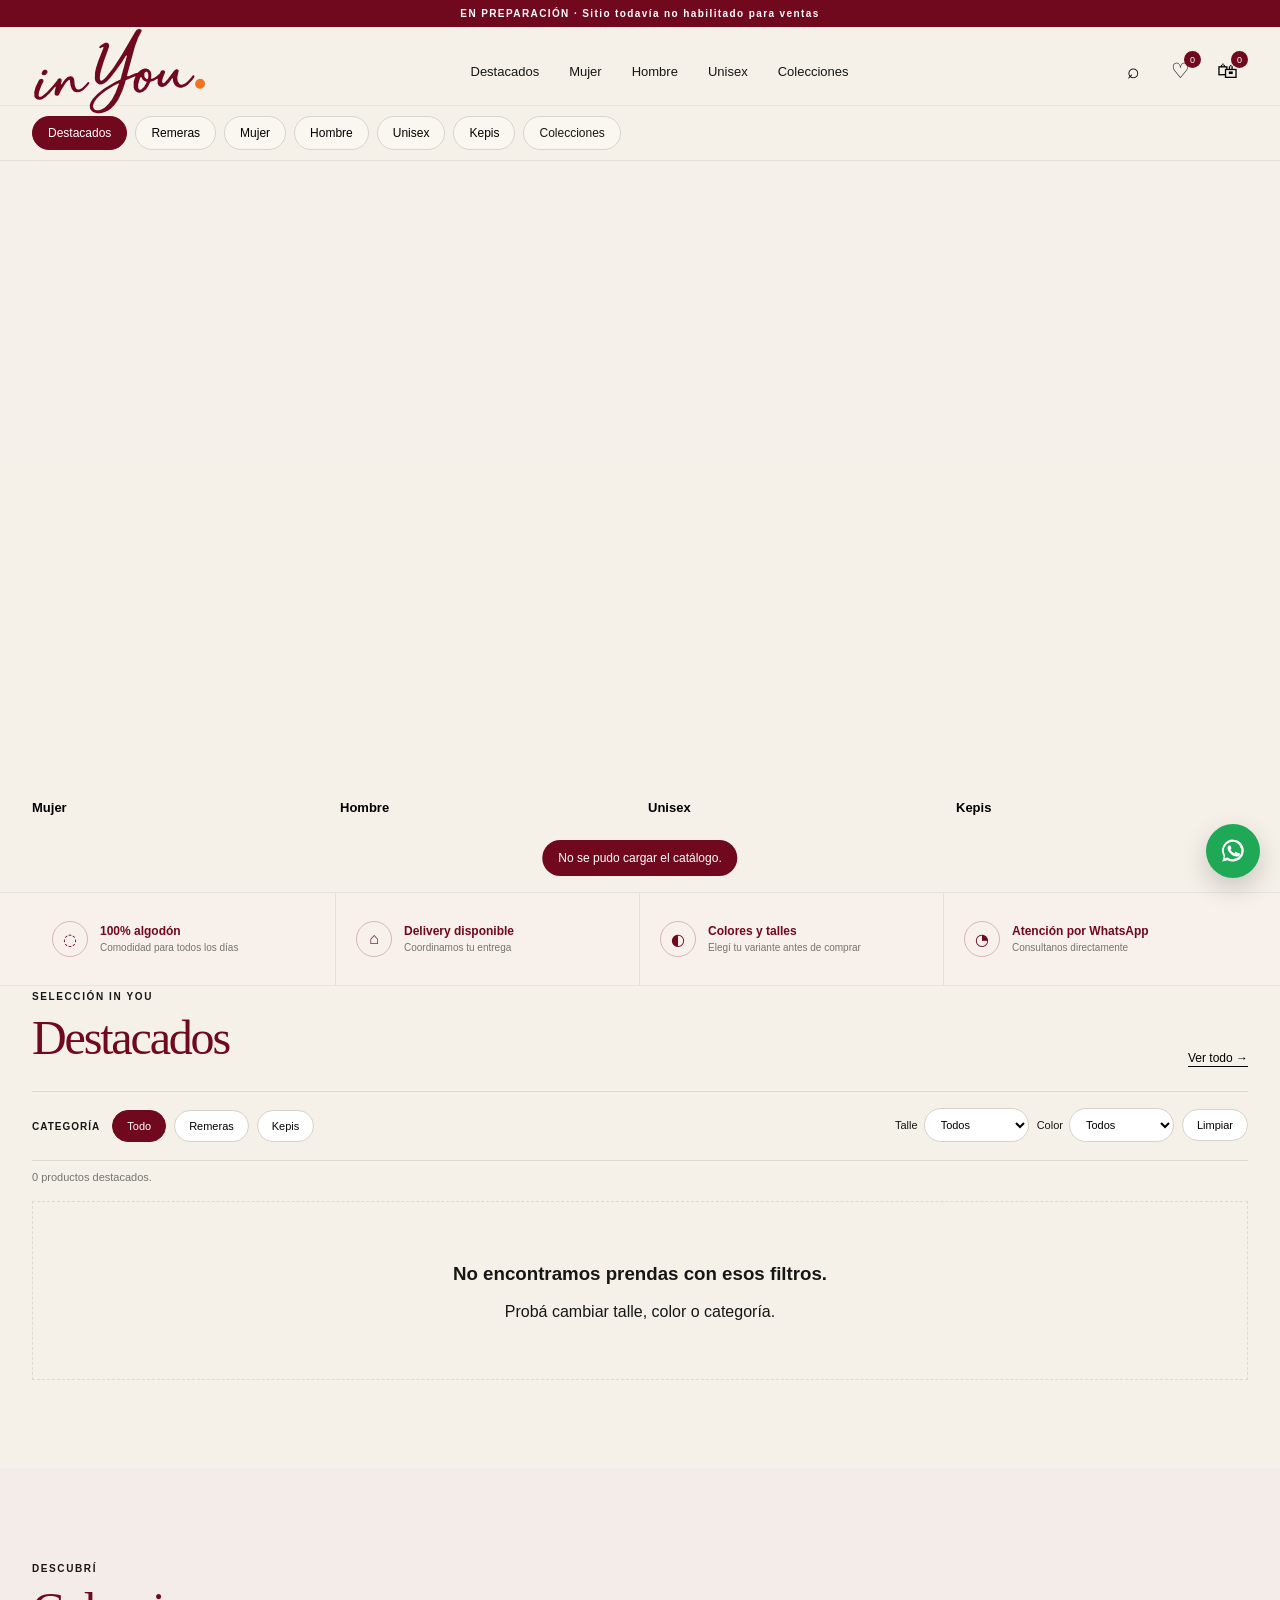
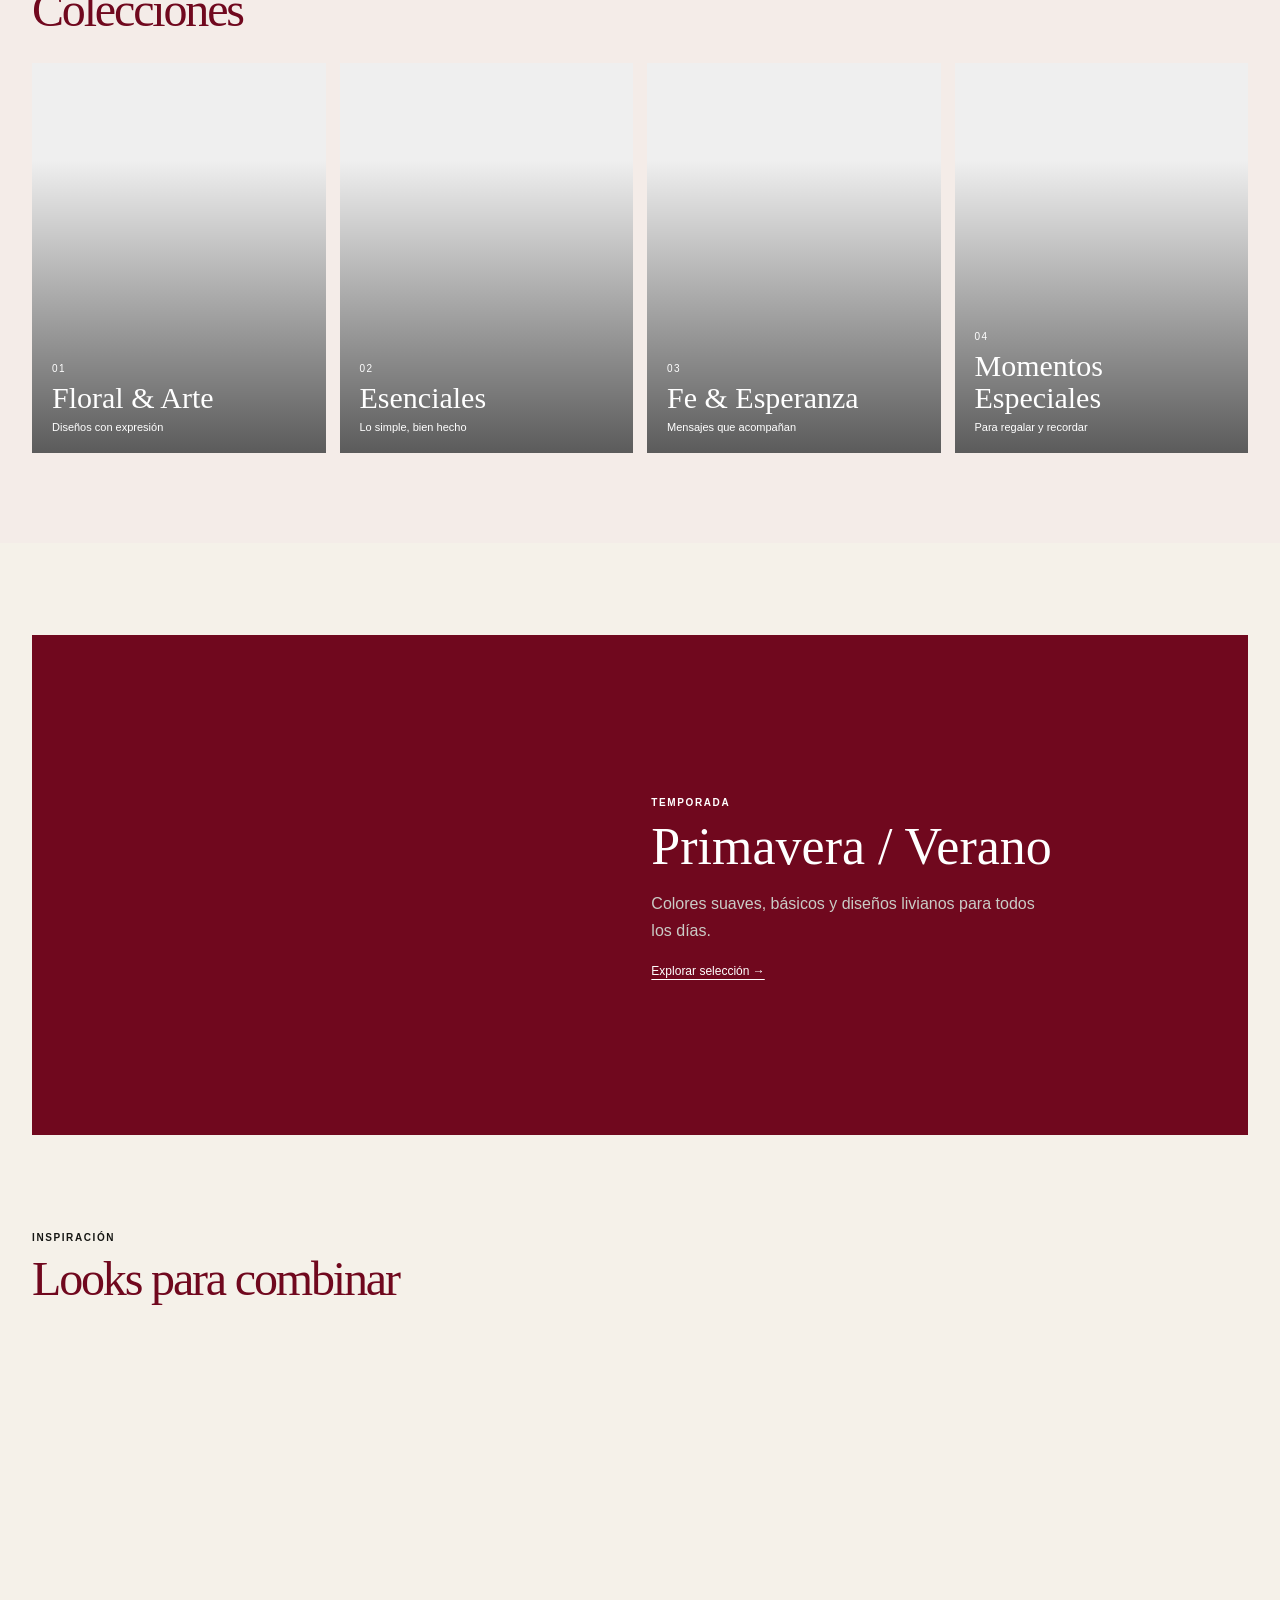
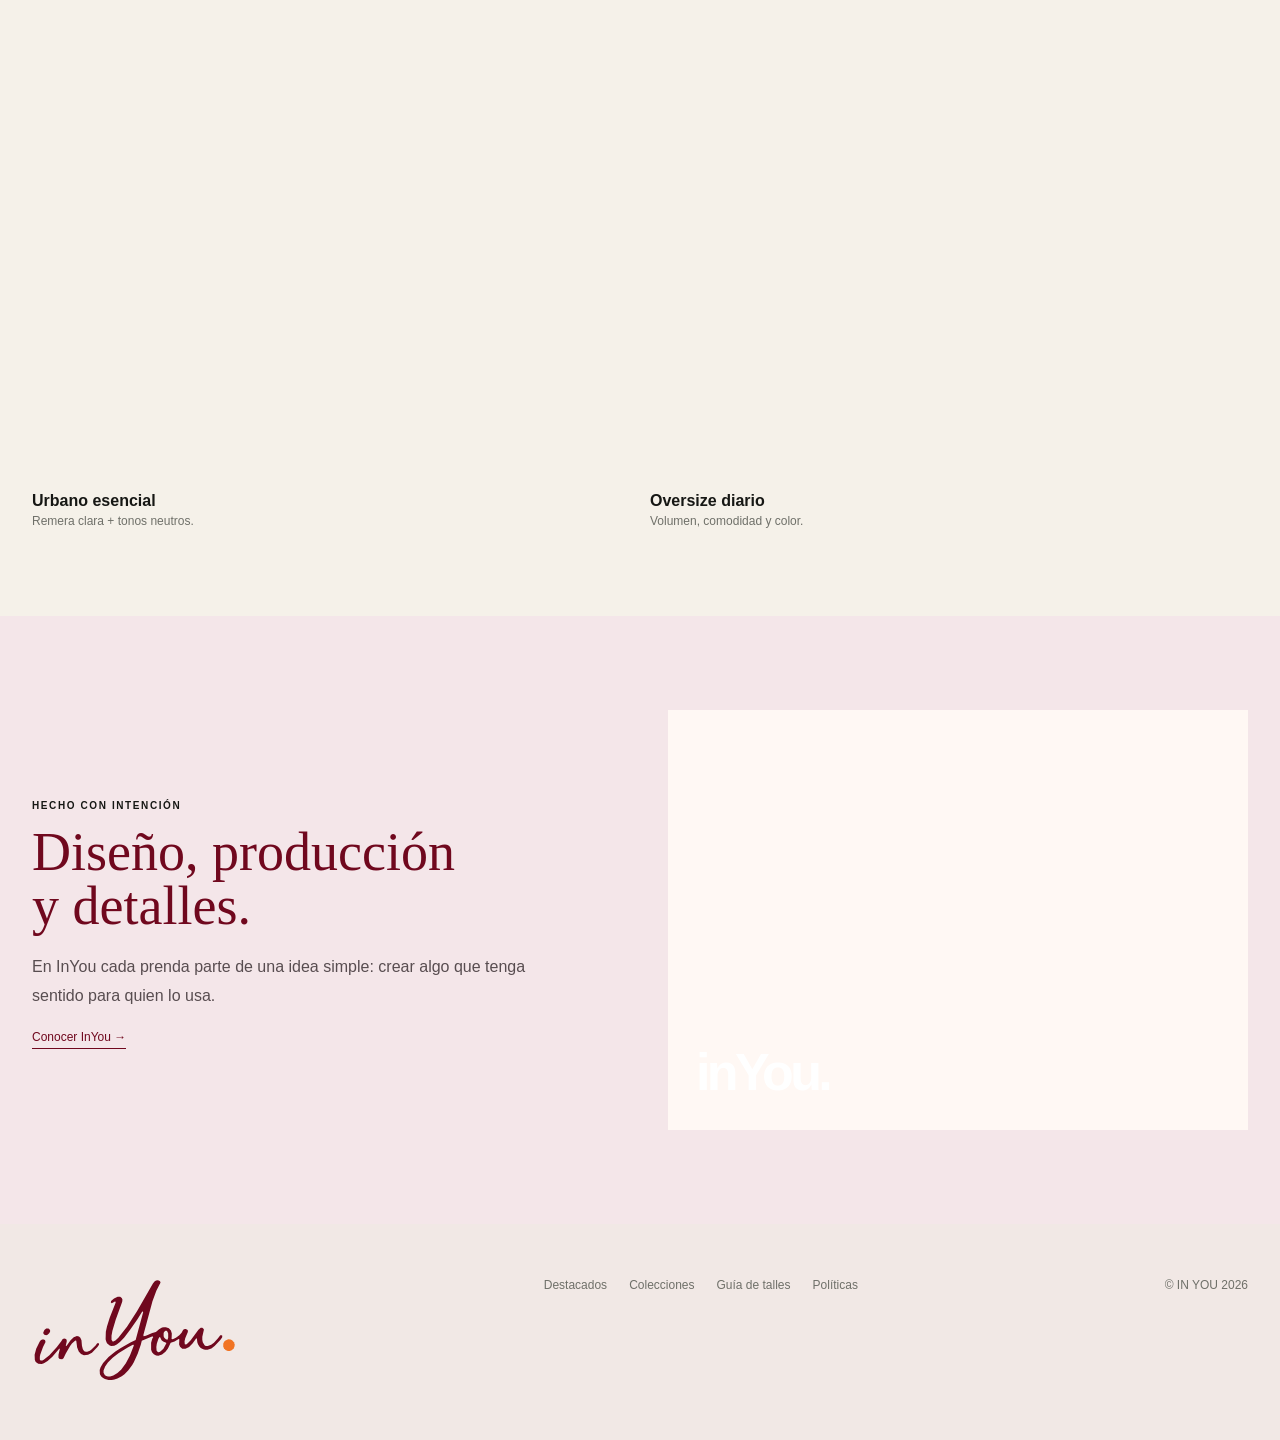
<file: index.html>
<!doctype html>
<html lang="es-PY">
<head>
  <meta charset="utf-8" />
  <meta name="viewport" content="width=device-width,initial-scale=1" />
  <meta name="theme-color" content="#70081E" />
  <meta name="description" content="IN YOU — Moda con intención. Descubrí prendas, colecciones y destacados." />
  <title>IN YOU · Tienda</title>
  <link rel="icon" href="/assets/inyou-isotipo.svg" type="image/svg+xml" />
  <link rel="stylesheet" href="styles.css" />
  <link rel="stylesheet" href="e05-mobile.css" />
  <link rel="stylesheet" href="e05-catalog.css" />
  <link rel="stylesheet" href="inyou-brand.css?v=5" />
  <script defer src="/hero-carousel.js?v=1"></script>
  <script defer src="/site-images.js?v=5"></script>
  <script type="module" src="app.js"></script>
  <script type="module" src="e05-variants.js"></script>
</head>
<body>
  <a class="skip-link" href="#destacados">Saltar al catálogo</a>
  <div class="notice" id="notice">EN PREPARACIÓN · Sitio todavía no habilitado para ventas</div>

  <header class="site-header">
    <div class="header-inner container">
      <button class="menu-button" type="button" id="openMenu" aria-label="Abrir menú">☰</button>
      <a class="wordmark" href="#inicio" aria-label="InYou, ir al inicio"><img class="brand-isotype" src="/assets/inyou-logo-horizontal.svg" alt="InYou" width="175" height="88"></a>
      <nav class="desktop-nav" aria-label="Navegación principal">
        <a href="#destacados">Destacados</a><a href="#destacados" data-audience-link="Mujer">Mujer</a><a href="#destacados" data-audience-link="Hombre">Hombre</a><a href="#destacados" data-audience-link="Unisex">Unisex</a><a href="#colecciones">Colecciones</a>
      </nav>
      <div class="header-actions">
        <button class="icon-action" type="button" id="openSearch" aria-label="Buscar">⌕</button>
        <button class="icon-action favorites-header" type="button" id="openFavorites" aria-label="Favoritos">♡<span id="favoriteCount" class="mini-count">0</span></button>
        <button class="icon-action cart-icon" type="button" id="openCart" aria-label="Abrir carrito">🛍<span id="cartCount" class="mini-count">0</span></button>
      </div>
    </div>
    <div class="mobile-search-row container">
      <button type="button" id="openSearchMobile" class="mobile-search-launcher" aria-label="Buscar productos">⌕ <span>Buscar prendas, colecciones y colores</span></button>
    </div>
    <div class="category-strip" aria-label="Accesos rápidos">
      <div class="container category-strip-inner">
        <button class="category-pill active" type="button" data-quick="Todos">Destacados</button>
        <button class="category-pill" type="button" data-type-quick="remera">Remeras</button>
        <button class="category-pill" type="button" data-audience-quick="Mujer">Mujer</button>
        <button class="category-pill" type="button" data-audience-quick="Hombre">Hombre</button>
        <button class="category-pill" type="button" data-audience-quick="Unisex">Unisex</button>
        <button class="category-pill" type="button" data-type-quick="kepi">Kepis</button>
        <a class="category-pill" href="#colecciones">Colecciones</a>
      </div>
    </div>
  </header>

  <main>
    <section class="hero" id="inicio" aria-label="Banner principal de InYou">
      <div class="hero-media" role="img" aria-label="Campaña visual principal de InYou" style="background-image:none!important"></div>
    </section>

    <section class="shop-shortcuts container" aria-label="Comprar por sección">
      <button type="button" data-audience-quick="Mujer"><span class="shortcut-image shortcut-women"></span><strong>Mujer</strong></button>
      <button type="button" data-audience-quick="Hombre"><span class="shortcut-image shortcut-men"></span><strong>Hombre</strong></button>
      <button type="button" data-audience-quick="Unisex"><span class="shortcut-image shortcut-unisex"></span><strong>Unisex</strong></button>
      <button type="button" data-type-quick="kepi"><span class="shortcut-image shortcut-cap"></span><strong>Kepis</strong></button>
    </section>

    <section class="benefit-strip" aria-label="Beneficios de compra">
      <div class="container benefit-grid">
        <div><span class="benefit-icon">◌</span><p><strong>100% algodón</strong><small>Comodidad para todos los días</small></p></div>
        <div><span class="benefit-icon">⌂</span><p><strong>Delivery disponible</strong><small>Coordinamos tu entrega</small></p></div>
        <div><span class="benefit-icon">◐</span><p><strong>Colores y talles</strong><small>Elegí tu variante antes de comprar</small></p></div>
        <button class="benefit-whatsapp" type="button" id="benefitWhatsApp"><span class="wa-small">◔</span><p><strong>Atención por WhatsApp</strong><small>Consultanos directamente</small></p></button>
      </div>
    </section>

    <section class="fashion-section container" id="destacados">
      <div class="section-heading"><div><span class="section-kicker">SELECCIÓN IN YOU</span><h2>Destacados</h2></div><button class="text-link" type="button" data-quick="Todos">Ver todo →</button></div>

      <div class="catalog-filter-bar" aria-label="Filtros de catálogo">
        <div class="filter-group filter-categories">
          <span class="filter-label">Categoría</span>
          <button class="catalog-filter active" type="button" data-type-filter="Todos">Todo</button>
          <button class="catalog-filter" type="button" data-type-filter="remera">Remeras</button>
          <button class="catalog-filter" type="button" data-type-filter="kepi">Kepis</button>
        </div>
        <div class="filter-group">
          <label class="filter-select-label">Talle
            <select id="sizeFilter"><option value="Todos">Todos</option></select>
          </label>
          <label class="filter-select-label">Color
            <select id="colorFilter"><option value="Todos">Todos</option></select>
          </label>
          <button class="clear-filters" id="clearCatalogFilters" type="button">Limpiar</button>
        </div>
      </div>
      <div class="active-filter-summary" id="activeFilterSummary">Mostrando todos los productos destacados.</div>

      <div class="product-grid featured-grid" id="productGrid"></div>
      <div class="catalog-empty" id="catalogEmpty" hidden><h3>No encontramos prendas con esos filtros.</h3><p>Probá cambiar talle, color o categoría.</p></div>
    </section>

    <section class="collections-section" id="colecciones">
      <div class="container">
        <div class="section-heading"><div><span class="section-kicker">DESCUBRÍ</span><h2>Colecciones</h2></div></div>
        <div class="collection-grid" id="collections">
          <button class="collection-card collection-floral" data-filter="Floral & Arte"><span>01</span><strong>Floral & Arte</strong><small>Diseños con expresión</small></button>
          <button class="collection-card collection-essential" data-filter="Esenciales"><span>02</span><strong>Esenciales</strong><small>Lo simple, bien hecho</small></button>
          <button class="collection-card collection-faith" data-filter="Fe & Esperanza"><span>03</span><strong>Fe & Esperanza</strong><small>Mensajes que acompañan</small></button>
          <button class="collection-card collection-moments" data-filter="Momentos Especiales"><span>04</span><strong>Momentos Especiales</strong><small>Para regalar y recordar</small></button>
        </div>
      </div>
    </section>

    <section class="season-section container">
      <article class="season-card">
        <div class="season-photo" aria-hidden="true"></div>
        <div class="season-copy"><span class="section-kicker">TEMPORADA</span><h2>Primavera / Verano</h2><p>Colores suaves, básicos y diseños livianos para todos los días.</p><button class="text-link inverse" type="button" data-quick="Todos">Explorar selección →</button></div>
      </article>
    </section>

    <section class="looks-section container">
      <div class="section-heading"><div><span class="section-kicker">INSPIRACIÓN</span><h2>Looks para combinar</h2></div></div>
      <div class="looks-grid">
        <article><div class="look look-one"></div><h3>Urbano esencial</h3><p>Remera clara + tonos neutros.</p></article>
        <article><div class="look look-two"></div><h3>Oversize diario</h3><p>Volumen, comodidad y color.</p></article>
      </div>
    </section>

    <section class="brand-block" id="nosotros">
      <div class="container brand-grid"><div class="brand-copy"><span class="section-kicker">HECHO CON INTENCIÓN</span><h2>Diseño, producción<br>y detalles.</h2><p>En InYou cada prenda parte de una idea simple: crear algo que tenga sentido para quien lo usa.</p><a href="#colecciones">Conocer InYou →</a></div><div class="brand-visual" aria-hidden="true"><span>inYou.</span></div></div>
    </section>
  </main>

  <footer class="footer"><div class="container footer-grid"><div><div class="wordmark"><img class="brand-isotype" src="/assets/inyou-logo-horizontal.svg" alt="InYou" width="205" height="105"></div></div><div class="footer-links"><a href="#destacados">Destacados</a><a href="#colecciones">Colecciones</a><a href="talles.html">Guía de talles</a><a href="politicas.html">Políticas</a></div><div class="footer-legal">© IN YOU <span id="year"></span></div></div></footer>

  <button class="whatsapp-float" type="button" id="whatsappFloat" aria-label="Consultar por WhatsApp">
    <svg viewBox="0 0 32 32" aria-hidden="true"><path d="M16 3a12.5 12.5 0 0 0-10.7 19L3.8 28l6.1-1.5A12.5 12.5 0 1 0 16 3Zm0 22.5c-2 0-3.8-.6-5.4-1.6l-.8-.5-3.6.9.9-3.5-.5-.8A10 10 0 1 1 16 25.5Zm5.6-7.5c-.3-.2-1.8-.9-2.1-1-.3-.1-.5-.2-.7.2l-1 1.2c-.2.2-.4.2-.7.1-1.8-.9-3-2.3-3.9-4-.3-.6.3-.6.9-1.5.1-.2.1-.4 0-.6l-.9-2.2c-.2-.5-.5-.5-.7-.5h-.6c-.2 0-.6.1-.9.4-.3.3-1.2 1.2-1.2 2.9 0 1.7 1.2 3.3 1.4 3.5.2.2 2.4 3.7 5.9 5.1 3 .9 3.6.8 4.2.7.7-.1 2.1-.9 2.4-1.7.3-.8.3-1.5.2-1.7-.1-.2-.3-.3-.6-.4Z"/></svg>
  </button>

  <nav class="mobile-bottom-nav" aria-label="Navegación móvil">
    <a href="#inicio"><span>⌂</span><small>Inicio</small></a>
    <a href="#colecciones"><span>▦</span><small>Categorías</small></a>
    <button type="button" id="openFavoritesBottom"><span>♡</span><small>Favoritos</small></button>
    <button type="button" id="openCartBottom"><span>🛍</span><small>Carrito</small></button>
  </nav>

  <div class="mobile-menu" id="mobileMenu" hidden><div class="mobile-menu-head"><strong class="menu-brand"><img src="/assets/inyou-logo-horizontal.svg" alt="InYou" width="155" height="79"></strong><button id="closeMenu" aria-label="Cerrar">×</button></div><nav><a href="#inicio">Inicio</a><a href="#destacados">Destacados</a><a href="#destacados" data-audience-link="Mujer">Mujer</a><a href="#destacados" data-audience-link="Hombre">Hombre</a><a href="#destacados" data-audience-link="Unisex">Unisex</a><a href="#colecciones">Colecciones</a><a href="talles.html">Guía de talles</a></nav></div>

  <div class="search-panel" id="searchPanel" hidden><div class="search-shell"><div class="search-top"><input id="smartSearch" type="search" placeholder="Buscar remeras, colores, colecciones..." autocomplete="off"><button id="closeSearch">×</button></div><div id="searchSuggestions" class="search-suggestions"><p>Probá buscar “remera”, “floral”, “mujer” o “kepi”.</p></div></div></div>

  <div class="favorites-panel" id="favoritesPanel" hidden><div class="favorites-shell"><div class="drawer-heading"><div><span class="section-kicker">GUARDADOS</span><h2>Mis favoritos</h2></div><button id="closeFavorites" class="icon-button">×</button></div><div id="favoriteItems" class="favorite-items"></div></div></div>

  <div id="demoBanner" class="demo-banner" hidden>VISTA DE COLECCIÓN · Fotografías, precios y disponibilidad ilustrativos · Sin compras.</div>
  <div id="toast" class="toast" role="status" aria-live="polite"></div>
  <div class="drawer-backdrop" id="backdrop" hidden></div>
  <aside class="drawer" id="cartDrawer" aria-modal="true" aria-hidden="true" role="dialog" aria-label="Carrito" tabindex="-1" inert><div class="drawer-heading"><div><span class="section-kicker">TU SELECCIÓN</span><h2>Mi carrito</h2></div><button id="closeCart" class="icon-button">×</button></div><div id="cartItems" class="cart-items"></div><div class="drawer-footer"><div class="subtotal"><span>Subtotal estimado</span><strong id="cartSubtotal">G. 0</strong></div><p>Delivery disponible. El envío y pago se confirman por WhatsApp.</p><button class="checkout" id="checkout" disabled>Consultar por WhatsApp ↗</button><p id="checkoutReason"></p></div></aside>
</body>
</html>
</file>
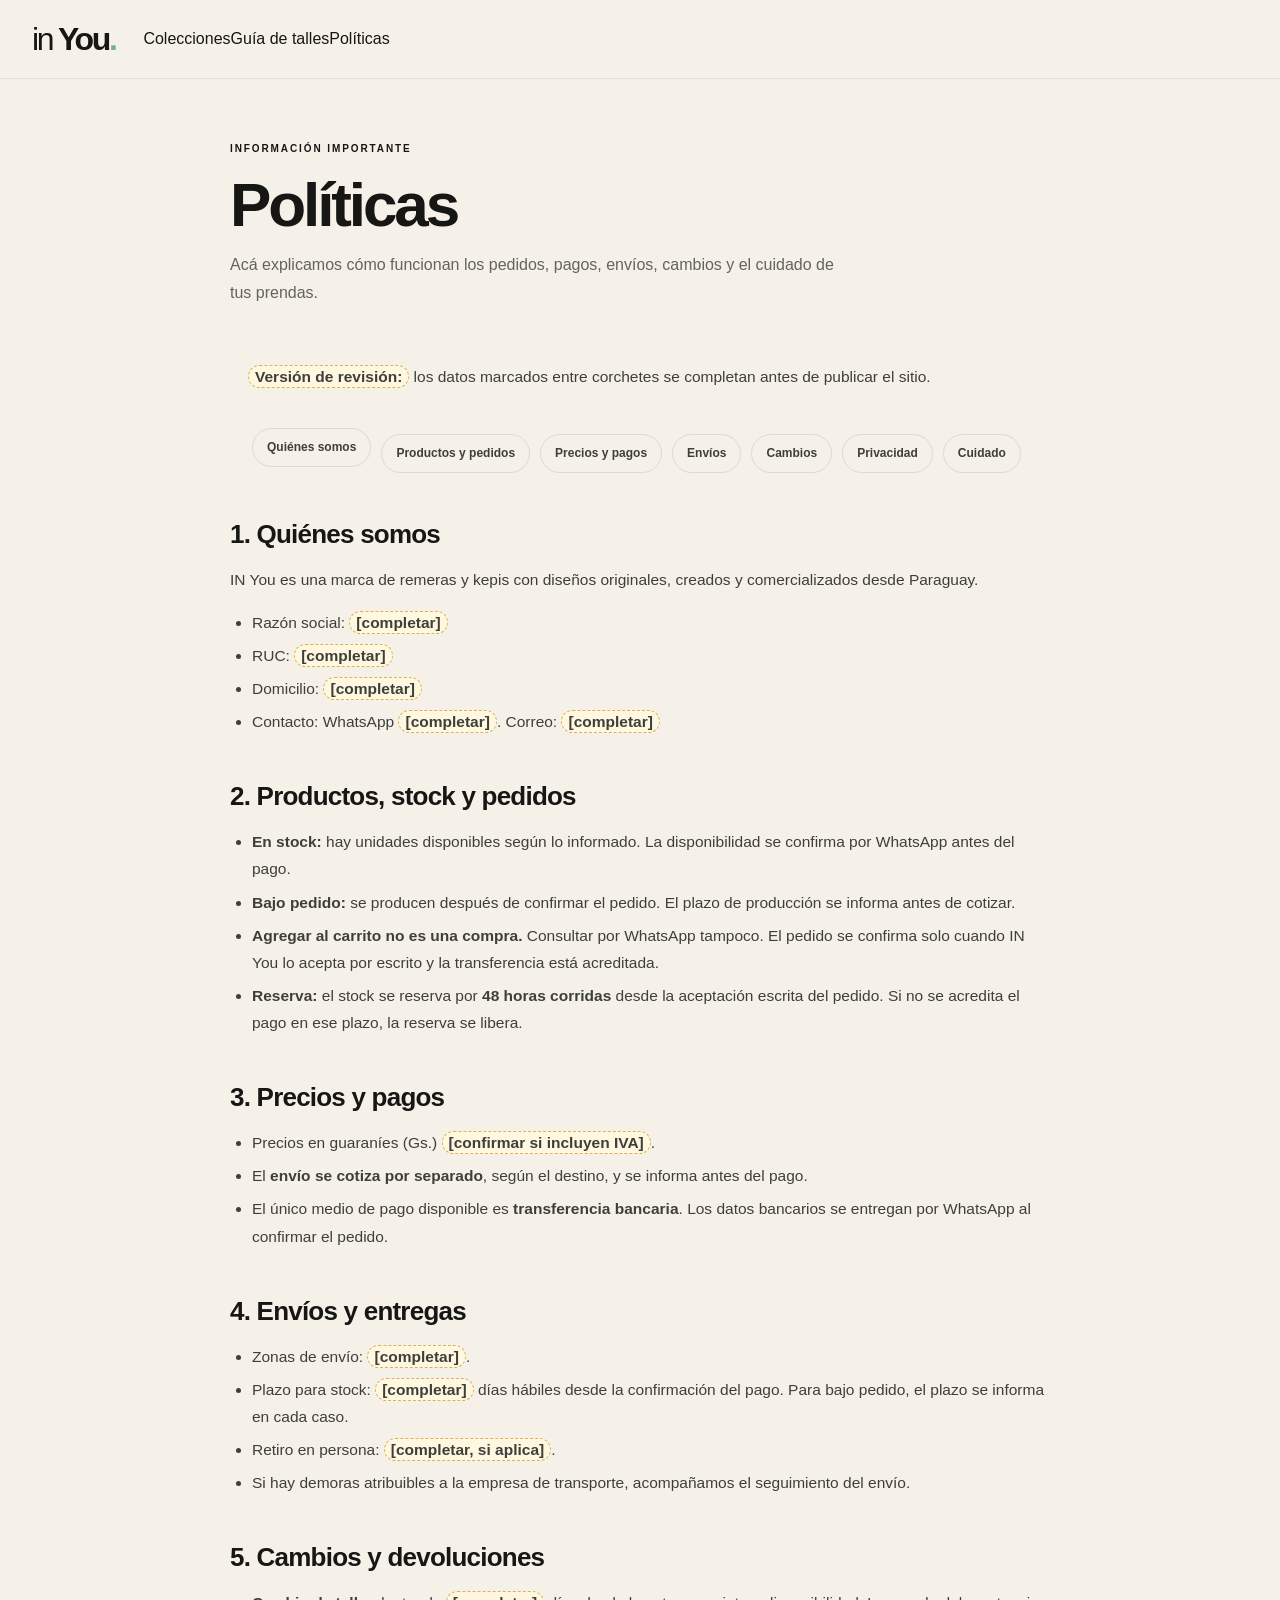
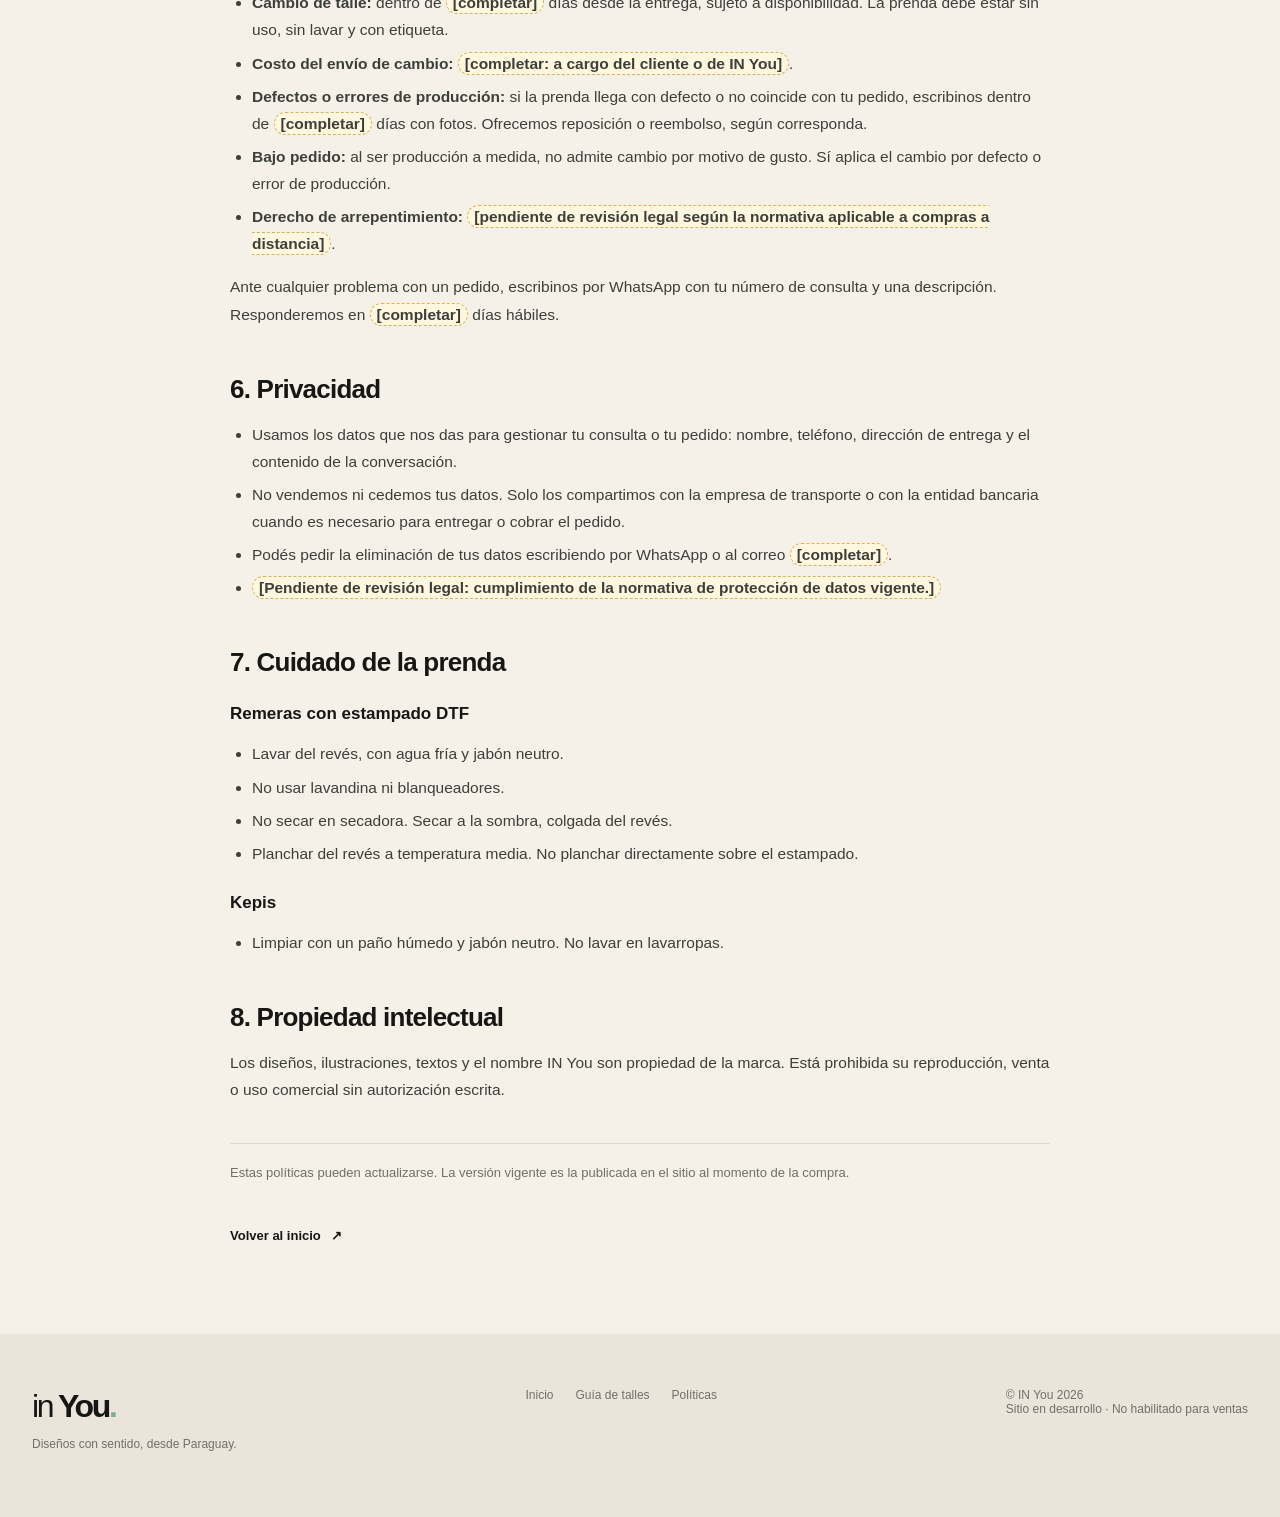
<file: politicas.html>
<!doctype html>
<html lang="es-PY">
<head>
  <meta charset="utf-8" />
  <meta name="viewport" content="width=device-width, initial-scale=1" />
  <meta name="theme-color" content="#f6f3ed" />
  <meta name="description" content="Políticas de IN You: productos y pedidos, pagos, envíos, cambios, privacidad y cuidado de las prendas." />
  <title>Políticas · IN You</title>
  <link rel="icon" href="assets/favicon.svg" type="image/svg+xml" />
  <link rel="stylesheet" href="styles.css" />
  <link rel="stylesheet" href="legal.css" />
</head>
<body>
  <a class="skip-link" href="#contenido">Saltar al contenido</a>
  <header class="site-header">
    <div class="header-inner container">
      <a class="wordmark" href="index.html" aria-label="IN You, ir al inicio"><span>in</span> You<span class="mint-dot">.</span></a>
      <nav class="nav" aria-label="Navegación principal">
        <a href="index.html#colecciones">Colecciones</a><a href="talles.html">Guía de talles</a><a href="politicas.html" aria-current="page">Políticas</a>
      </nav>
    </div>
  </header>

  <main id="contenido" class="doc-page">
    <div class="container doc-wrap">
      <div class="section-kicker">INFORMACIÓN IMPORTANTE</div>
      <h1>Políticas</h1>
      <p class="lede">Acá explicamos cómo funcionan los pedidos, pagos, envíos, cambios y el cuidado de tus prendas.</p>

      <div class="note">
        <p><span class="pending">Versión de revisión:</span> los datos marcados entre corchetes se completan antes de publicar el sitio.</p>
      </div>

      <ul class="doc-toc" aria-label="Contenido de la página">
        <li><a href="#identidad">Quiénes somos</a></li>
        <li><a href="#pedidos">Productos y pedidos</a></li>
        <li><a href="#pagos">Precios y pagos</a></li>
        <li><a href="#envios">Envíos</a></li>
        <li><a href="#cambios">Cambios</a></li>
        <li><a href="#privacidad">Privacidad</a></li>
        <li><a href="#cuidado">Cuidado</a></li>
      </ul>

      <h2 id="identidad">1. Quiénes somos</h2>
      <p>IN You es una marca de remeras y kepis con diseños originales, creados y comercializados desde Paraguay.</p>
      <ul>
        <li>Razón social: <span class="pending">[completar]</span></li>
        <li>RUC: <span class="pending">[completar]</span></li>
        <li>Domicilio: <span class="pending">[completar]</span></li>
        <li>Contacto: WhatsApp <span class="pending">[completar]</span>. Correo: <span class="pending">[completar]</span></li>
      </ul>

      <h2 id="pedidos">2. Productos, stock y pedidos</h2>
      <ul>
        <li><strong>En stock:</strong> hay unidades disponibles según lo informado. La disponibilidad se confirma por WhatsApp antes del pago.</li>
        <li><strong>Bajo pedido:</strong> se producen después de confirmar el pedido. El plazo de producción se informa antes de cotizar.</li>
        <li><strong>Agregar al carrito no es una compra.</strong> Consultar por WhatsApp tampoco. El pedido se confirma solo cuando IN You lo acepta por escrito y la transferencia está acreditada.</li>
        <li><strong>Reserva:</strong> el stock se reserva por <strong>48 horas corridas</strong> desde la aceptación escrita del pedido. Si no se acredita el pago en ese plazo, la reserva se libera.</li>
      </ul>

      <h2 id="pagos">3. Precios y pagos</h2>
      <ul>
        <li>Precios en guaraníes (Gs.) <span class="pending">[confirmar si incluyen IVA]</span>.</li>
        <li>El <strong>envío se cotiza por separado</strong>, según el destino, y se informa antes del pago.</li>
        <li>El único medio de pago disponible es <strong>transferencia bancaria</strong>. Los datos bancarios se entregan por WhatsApp al confirmar el pedido.</li>
      </ul>

      <h2 id="envios">4. Envíos y entregas</h2>
      <ul>
        <li>Zonas de envío: <span class="pending">[completar]</span>.</li>
        <li>Plazo para stock: <span class="pending">[completar]</span> días hábiles desde la confirmación del pago. Para bajo pedido, el plazo se informa en cada caso.</li>
        <li>Retiro en persona: <span class="pending">[completar, si aplica]</span>.</li>
        <li>Si hay demoras atribuibles a la empresa de transporte, acompañamos el seguimiento del envío.</li>
      </ul>

      <h2 id="cambios">5. Cambios y devoluciones</h2>
      <ul>
        <li><strong>Cambio de talle:</strong> dentro de <span class="pending">[completar]</span> días desde la entrega, sujeto a disponibilidad. La prenda debe estar sin uso, sin lavar y con etiqueta.</li>
        <li><strong>Costo del envío de cambio:</strong> <span class="pending">[completar: a cargo del cliente o de IN You]</span>.</li>
        <li><strong>Defectos o errores de producción:</strong> si la prenda llega con defecto o no coincide con tu pedido, escribinos dentro de <span class="pending">[completar]</span> días con fotos. Ofrecemos reposición o reembolso, según corresponda.</li>
        <li><strong>Bajo pedido:</strong> al ser producción a medida, no admite cambio por motivo de gusto. Sí aplica el cambio por defecto o error de producción.</li>
        <li><strong>Derecho de arrepentimiento:</strong> <span class="pending">[pendiente de revisión legal según la normativa aplicable a compras a distancia]</span>.</li>
      </ul>
      <p>Ante cualquier problema con un pedido, escribinos por WhatsApp con tu número de consulta y una descripción. Responderemos en <span class="pending">[completar]</span> días hábiles.</p>

      <h2 id="privacidad">6. Privacidad</h2>
      <ul>
        <li>Usamos los datos que nos das para gestionar tu consulta o tu pedido: nombre, teléfono, dirección de entrega y el contenido de la conversación.</li>
        <li>No vendemos ni cedemos tus datos. Solo los compartimos con la empresa de transporte o con la entidad bancaria cuando es necesario para entregar o cobrar el pedido.</li>
        <li>Podés pedir la eliminación de tus datos escribiendo por WhatsApp o al correo <span class="pending">[completar]</span>.</li>
        <li><span class="pending">[Pendiente de revisión legal: cumplimiento de la normativa de protección de datos vigente.]</span></li>
      </ul>

      <h2 id="cuidado">7. Cuidado de la prenda</h2>
      <h3>Remeras con estampado DTF</h3>
      <ul>
        <li>Lavar del revés, con agua fría y jabón neutro.</li>
        <li>No usar lavandina ni blanqueadores.</li>
        <li>No secar en secadora. Secar a la sombra, colgada del revés.</li>
        <li>Planchar del revés a temperatura media. No planchar directamente sobre el estampado.</li>
      </ul>
      <h3>Kepis</h3>
      <ul>
        <li>Limpiar con un paño húmedo y jabón neutro. No lavar en lavarropas.</li>
      </ul>

      <h2>8. Propiedad intelectual</h2>
      <p>Los diseños, ilustraciones, textos y el nombre IN You son propiedad de la marca. Está prohibida su reproducción, venta o uso comercial sin autorización escrita.</p>

      <p class="disclaimer">Estas políticas pueden actualizarse. La versión vigente es la publicada en el sitio al momento de la compra.</p>

      <a class="back" href="index.html">Volver al inicio <span aria-hidden="true">↗</span></a>
    </div>
  </main>

  <footer class="footer"><div class="container footer-grid"><div><div class="wordmark footer-logo"><span>in</span> You<span class="mint-dot">.</span></div><p>Diseños con sentido, desde Paraguay.</p></div><div class="footer-links"><a href="index.html">Inicio</a><a href="talles.html">Guía de talles</a><a href="politicas.html">Políticas</a></div><div class="footer-legal">© IN You <span id="year"></span><br/>Sitio en desarrollo · No habilitado para ventas</div></div></footer>
  <script>document.getElementById('year').textContent=new Date().getFullYear();</script>
</body>
</html>
</file>
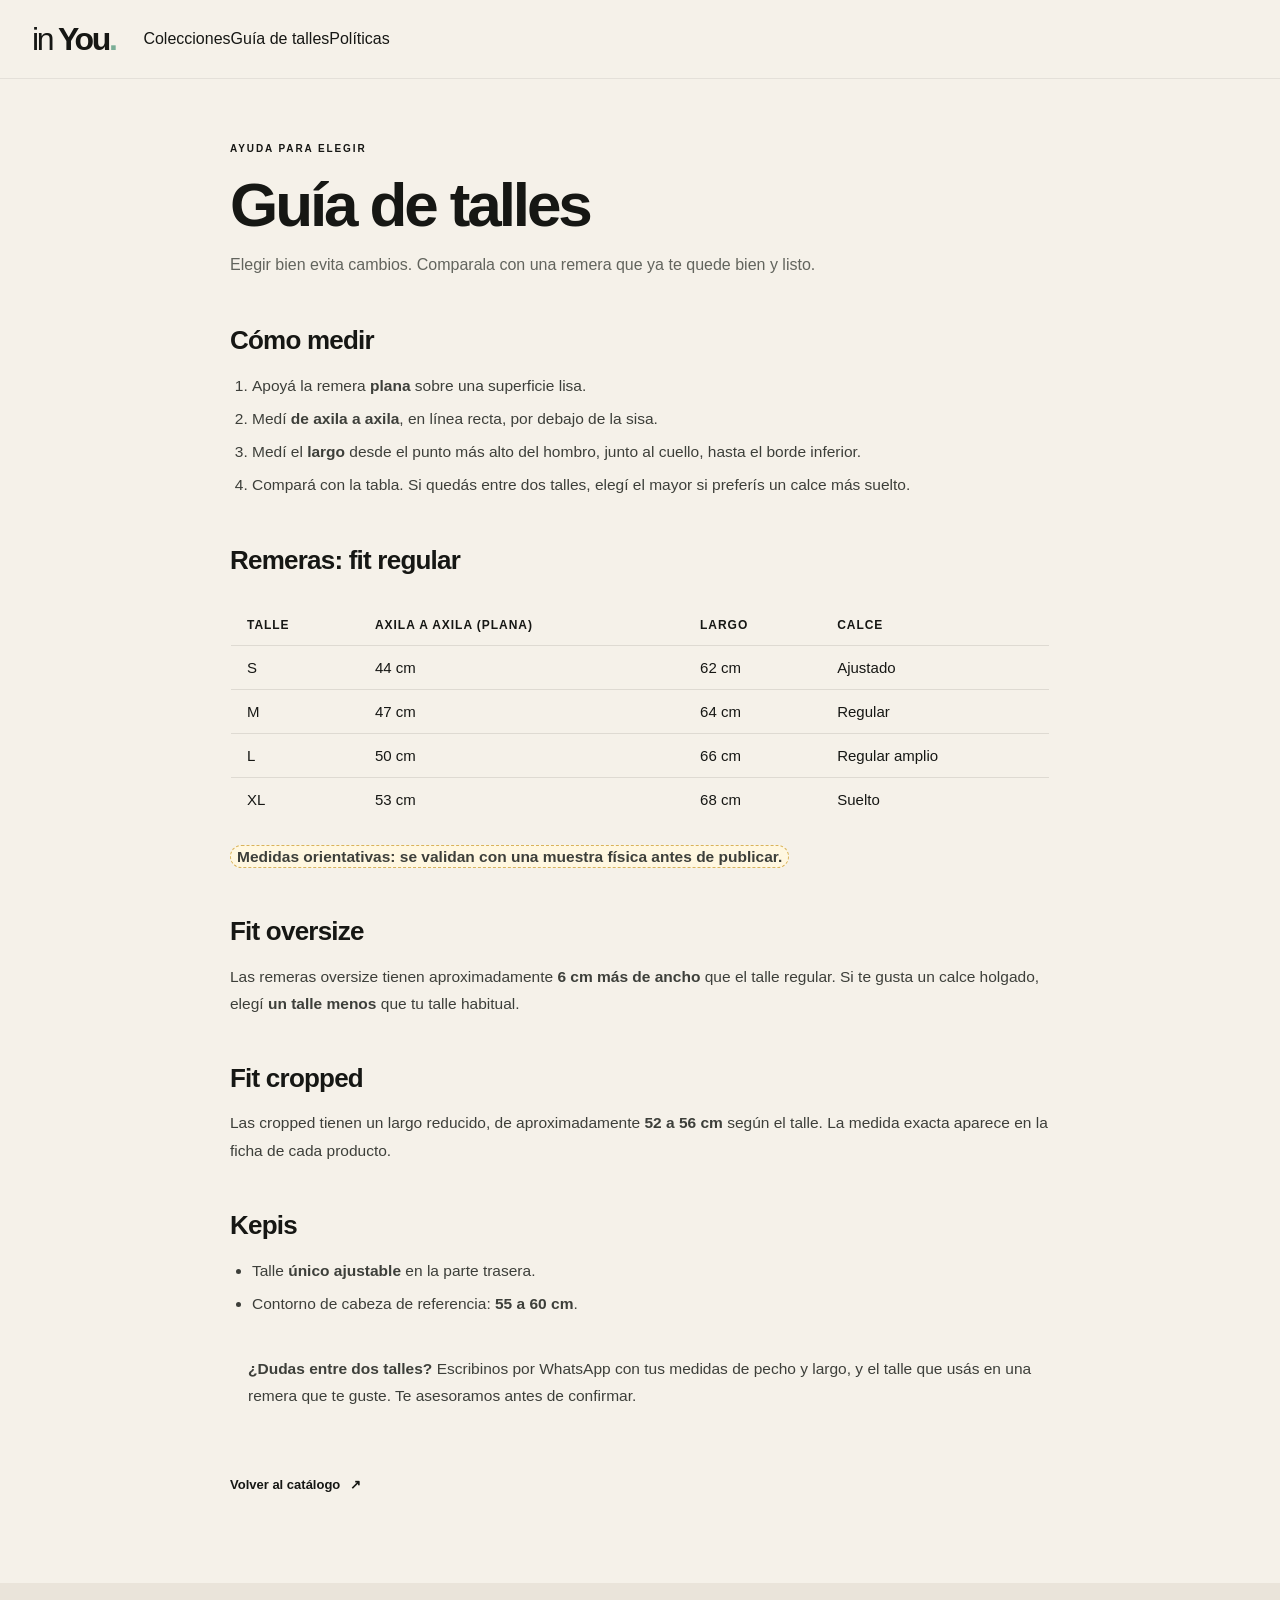
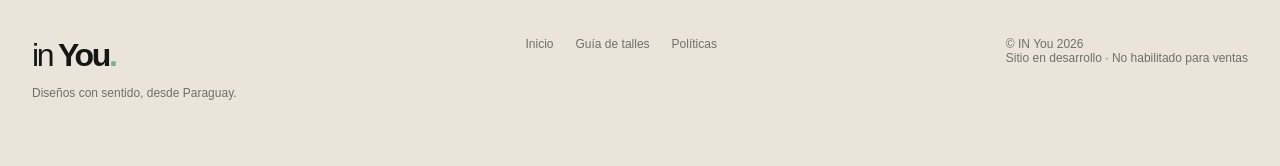
<file: talles.html>
<!doctype html>
<html lang="es-PY">
<head>
  <meta charset="utf-8" />
  <meta name="viewport" content="width=device-width, initial-scale=1" />
  <meta name="theme-color" content="#f6f3ed" />
  <meta name="description" content="Guía de talles de IN You: cómo medir remeras y kepis, con tabla de talles, fit oversize y cropped." />
  <title>Guía de talles · IN You</title>
  <link rel="icon" href="assets/favicon.svg" type="image/svg+xml" />
  <link rel="stylesheet" href="styles.css" />
  <link rel="stylesheet" href="legal.css" />
</head>
<body>
  <a class="skip-link" href="#contenido">Saltar al contenido</a>
  <header class="site-header">
    <div class="header-inner container">
      <a class="wordmark" href="index.html" aria-label="IN You, ir al inicio"><span>in</span> You<span class="mint-dot">.</span></a>
      <nav class="nav" aria-label="Navegación principal">
        <a href="index.html#colecciones">Colecciones</a><a href="talles.html" aria-current="page">Guía de talles</a><a href="politicas.html">Políticas</a>
      </nav>
    </div>
  </header>

  <main id="contenido" class="doc-page">
    <div class="container doc-wrap">
      <div class="section-kicker">AYUDA PARA ELEGIR</div>
      <h1>Guía de talles</h1>
      <p class="lede">Elegir bien evita cambios. Comparala con una remera que ya te quede bien y listo.</p>

      <h2>Cómo medir</h2>
      <ol>
        <li>Apoyá la remera <strong>plana</strong> sobre una superficie lisa.</li>
        <li>Medí <strong>de axila a axila</strong>, en línea recta, por debajo de la sisa.</li>
        <li>Medí el <strong>largo</strong> desde el punto más alto del hombro, junto al cuello, hasta el borde inferior.</li>
        <li>Compará con la tabla. Si quedás entre dos talles, elegí el mayor si preferís un calce más suelto.</li>
      </ol>

      <h2>Remeras: fit regular</h2>
      <div class="table-wrap">
        <table>
          <thead><tr><th scope="col">Talle</th><th scope="col">Axila a axila (plana)</th><th scope="col">Largo</th><th scope="col">Calce</th></tr></thead>
          <tbody>
            <tr><td>S</td><td>44 cm</td><td>62 cm</td><td>Ajustado</td></tr>
            <tr><td>M</td><td>47 cm</td><td>64 cm</td><td>Regular</td></tr>
            <tr><td>L</td><td>50 cm</td><td>66 cm</td><td>Regular amplio</td></tr>
            <tr><td>XL</td><td>53 cm</td><td>68 cm</td><td>Suelto</td></tr>
          </tbody>
        </table>
      </div>
      <p><span class="pending">Medidas orientativas: se validan con una muestra física antes de publicar.</span></p>

      <h2>Fit oversize</h2>
      <p>Las remeras oversize tienen aproximadamente <strong>6 cm más de ancho</strong> que el talle regular. Si te gusta un calce holgado, elegí <strong>un talle menos</strong> que tu talle habitual.</p>

      <h2>Fit cropped</h2>
      <p>Las cropped tienen un largo reducido, de aproximadamente <strong>52 a 56 cm</strong> según el talle. La medida exacta aparece en la ficha de cada producto.</p>

      <h2>Kepis</h2>
      <ul>
        <li>Talle <strong>único ajustable</strong> en la parte trasera.</li>
        <li>Contorno de cabeza de referencia: <strong>55 a 60 cm</strong>.</li>
      </ul>

      <div class="note">
        <p><strong>¿Dudas entre dos talles?</strong> Escribinos por WhatsApp con tus medidas de pecho y largo, y el talle que usás en una remera que te guste. Te asesoramos antes de confirmar.</p>
      </div>

      <a class="back" href="index.html#productos">Volver al catálogo <span aria-hidden="true">↗</span></a>
    </div>
  </main>

  <footer class="footer"><div class="container footer-grid"><div><div class="wordmark footer-logo"><span>in</span> You<span class="mint-dot">.</span></div><p>Diseños con sentido, desde Paraguay.</p></div><div class="footer-links"><a href="index.html">Inicio</a><a href="talles.html">Guía de talles</a><a href="politicas.html">Políticas</a></div><div class="footer-legal">© IN You <span id="year"></span><br/>Sitio en desarrollo · No habilitado para ventas</div></div></footer>
  <script>document.getElementById('year').textContent=new Date().getFullYear();</script>
</body>
</html>
</file>
<file: styles.css>
:root{
  --bg:#f5f1e9;--paper:#fffdf9;--ink:#161714;--muted:#6f7069;--line:#dedad2;
  --mint:#b8d5c4;--sage:#aab9ac;--sand:#d8cec0;--radius:18px;
  --woman:url('https://images.unsplash.com/photo-1780566759977-ff8b5d53731c?auto=format&fit=crop&q=82&w=1600');
  --man:url('https://images.unsplash.com/photo-1626543772115-ebd0bb39c6e1?auto=format&fit=crop&q=82&w=1400');
  --cap:url('https://images.unsplash.com/photo-1764697907449-457a99bfe4d6?auto=format&fit=crop&q=82&w=1400');
  --woman2:url('https://images.unsplash.com/photo-1615761211305-016cf1a1c1a6?auto=format&fit=crop&q=82&w=1400');
  --woman3:url('https://images.unsplash.com/photo-1602985450305-cf01a752da15?auto=format&fit=crop&q=82&w=1400');
  --street:url('https://images.unsplash.com/photo-1764069414718-e2209c869438?auto=format&fit=crop&q=82&w=1400');
}
*{box-sizing:border-box}html{scroll-behavior:smooth}body{margin:0;background:var(--bg);color:var(--ink);font-family:Inter,"Segoe UI",Arial,sans-serif;-webkit-font-smoothing:antialiased}button,input,select{font:inherit}button{cursor:pointer}a{color:inherit;text-decoration:none}.container{width:min(1280px,calc(100% - 64px));margin-inline:auto}.skip-link{position:absolute;left:-9999px}.notice{padding:8px 12px;background:#151613;color:#fff;text-align:center;font-size:10px;font-weight:700;letter-spacing:.14em}.site-header{position:sticky;top:0;z-index:40;background:rgba(245,241,233,.94);backdrop-filter:blur(18px);border-bottom:1px solid rgba(0,0,0,.07)}.header-inner{height:78px;display:grid;grid-template-columns:auto 1fr auto;gap:28px;align-items:center}.menu-button{display:none;border:0;background:transparent;font-size:22px}.wordmark{font-size:32px;font-weight:800;letter-spacing:-.075em;white-space:nowrap}.wordmark span:first-child{font-weight:500}.mint-dot{color:#7aae96}.desktop-nav{justify-self:center;display:flex;gap:30px;font-size:13px}.desktop-nav a{padding:28px 0}.desktop-nav a:hover{opacity:.55}.header-actions{display:flex;align-items:center;gap:5px}.icon-action{position:relative;border:0;background:transparent;min-width:42px;height:42px;border-radius:50%;display:grid;place-items:center;font-size:21px}.icon-action:hover{background:#ebe5dc}.mini-count{position:absolute;top:1px;right:0;min-width:17px;height:17px;padding:0 4px;border-radius:20px;background:#171816;color:#fff;font-size:9px;display:grid;place-items:center}.category-strip{border-top:1px solid rgba(0,0,0,.05)}.category-strip-inner{display:flex;gap:8px;padding:10px 0;overflow:auto;scrollbar-width:none}.category-strip-inner::-webkit-scrollbar{display:none}.category-pill{border:1px solid #d8d3ca;background:#faf7f1;border-radius:999px;padding:9px 15px;font-size:12px;white-space:nowrap}.category-pill.active,.category-pill:hover{background:#171816;color:#fff;border-color:#171816}

.hero{padding:0}.hero-media{position:relative;min-height:690px;display:flex;align-items:flex-end;background-image:linear-gradient(90deg,rgba(15,16,14,.58) 0%,rgba(15,16,14,.22) 43%,rgba(15,16,14,.04) 72%),var(--woman);background-size:cover;background-position:center 35%;overflow:hidden}.hero-overlay,.hero-visual{display:none}.hero-content{padding-bottom:74px;color:#fff}.hero-label,.section-kicker{font-size:10px;font-weight:800;letter-spacing:.19em}.hero-content h1{font-family:Georgia,"Times New Roman",serif;font-weight:400;font-size:clamp(62px,7vw,104px);line-height:.94;letter-spacing:-.055em;max-width:760px;margin:18px 0 20px}.hero-content p{font-size:16px;line-height:1.65;max-width:420px;margin:0 0 28px}.hero-actions{display:flex;gap:10px;flex-wrap:wrap}.btn-dark,.btn-light{padding:15px 20px;border-radius:999px;font-size:12px;font-weight:700}.btn-dark{background:#171816;color:#fff}.btn-light{background:#fff;color:#171816}

.shop-shortcuts{display:grid;grid-template-columns:repeat(4,1fr);gap:16px;padding:34px 0 76px}.shop-shortcuts button{border:0;background:none;padding:0;text-align:left}.shortcut-image{display:block;aspect-ratio:1;border-radius:50%;overflow:hidden;margin-bottom:11px;background-size:cover;background-position:center}.shortcut-women{background-image:var(--woman2)}.shortcut-men{background-image:var(--man)}.shortcut-unisex{background-image:var(--woman)}.shortcut-cap{background-image:var(--cap);background-position:center 25%}.shop-shortcuts strong{font-size:13px;font-weight:650}.shop-shortcuts button:hover .shortcut-image{transform:scale(.985);filter:saturate(.9)}

.fashion-section,.looks-section{padding-bottom:88px}.section-heading{display:flex;justify-content:space-between;align-items:end;gap:20px;margin-bottom:26px}.section-heading h2{font-family:Georgia,"Times New Roman",serif;font-weight:400;font-size:48px;letter-spacing:-.045em;margin:6px 0 0}.section-heading a{font-size:12px;border-bottom:1px solid currentColor;padding-bottom:3px}.product-grid{display:grid;grid-template-columns:repeat(auto-fit,minmax(230px,280px));gap:20px;align-items:start}.product-card{position:relative;min-width:0}.product-image{position:relative;aspect-ratio:3/4;background:#e7e1d8;overflow:hidden;border-radius:4px}.product-image img{width:100%;height:100%;object-fit:cover}.product-image .fashion-silhouette{display:none}.product-image:has(.fashion-silhouette)::before{content:'Foto pendiente';position:absolute;inset:0;display:grid;place-items:center;color:#8b877f;font-size:12px;letter-spacing:.08em;background:linear-gradient(135deg,#eee8df,#ddd5c9)}.product-tag{position:absolute;left:12px;top:12px;background:rgba(255,255,255,.93);padding:6px 8px;font-size:9px;letter-spacing:.08em;text-transform:uppercase;z-index:2}.favorite-btn{position:absolute;right:12px;top:12px;width:40px;height:40px;border:0;border-radius:50%;background:rgba(255,255,255,.92);font-size:20px;z-index:3}.favorite-btn.active{background:#171816;color:#fff}.product-title{font-size:15px;margin:12px 0 5px}.product-meta{font-size:11px;line-height:1.45;color:var(--muted);min-height:0}.product-facts{font-size:10px;color:#8a8a84;margin-top:5px}.product-price{font-size:16px;font-weight:750;margin-top:8px}.product-controls{display:none}.catalog-empty{text-align:center;padding:42px 16px;border:1px dashed var(--line)}

.collections-section{padding:90px 0;background:#ede7dd}.collection-grid{display:grid;grid-template-columns:repeat(4,1fr);gap:14px}.collection-card{min-height:390px;border:0;padding:20px;text-align:left;display:flex;flex-direction:column;justify-content:flex-end;position:relative;overflow:hidden;background-size:cover;background-position:center}.collection-card:before{content:'';position:absolute;inset:0;background:linear-gradient(180deg,transparent 25%,rgba(0,0,0,.62))}.collection-card>*{position:relative;z-index:1;color:#fff}.collection-card span{font-size:10px;letter-spacing:.14em}.collection-card strong{font-family:Georgia,serif;font-size:30px;font-weight:400;line-height:1.05;margin:8px 0}.collection-card small{font-size:11px}.collection-floral{background-image:var(--woman2)}.collection-essential{background-image:var(--man)}.collection-faith{background-image:var(--woman3)}.collection-moments{background-image:var(--cap)}

.season-section{padding:92px 0}.season-card{display:grid;grid-template-columns:.92fr 1.08fr;min-height:500px;background:#151613;color:#fff;overflow:hidden}.season-copy{padding:60px;align-self:center}.season-copy h2{font-family:Georgia,serif;font-weight:400;font-size:52px;line-height:1;margin:11px 0 17px}.season-copy p{max-width:390px;color:#cacbc6;line-height:1.7}.season-copy a{display:inline-block;margin-top:14px;border-bottom:1px solid #fff;padding-bottom:4px;font-size:12px}.season-art{background-image:var(--woman3);background-size:cover;background-position:center 40%}.season-circle,.season-shirt{display:none}

.looks-grid{display:grid;grid-template-columns:1fr 1fr;gap:20px}.look{aspect-ratio:4/5;background-size:cover;background-position:center}.look-one{background-image:var(--woman)}.look-two{background-image:var(--street)}.looks-grid h3{font-size:16px;margin:12px 0 4px}.looks-grid p{font-size:12px;color:var(--muted);margin:0}.brand-block{padding:94px 0;background:#dfe8df}.brand-grid{display:grid;grid-template-columns:1fr 1fr;gap:56px;align-items:center}.brand-grid h2{font-family:Georgia,serif;font-weight:400;font-size:54px;line-height:1;margin:12px 0 20px}.brand-grid p{max-width:500px;color:#556057;line-height:1.8}.brand-grid a{font-size:12px;border-bottom:1px solid currentColor;padding-bottom:4px}.brand-visual{min-height:420px;background-image:linear-gradient(180deg,rgba(0,0,0,.02),rgba(0,0,0,.32)),var(--cap);background-size:cover;background-position:center;display:flex;align-items:flex-end;padding:28px}.brand-visual span{font-size:52px;font-weight:800;letter-spacing:-.07em;color:#fff}

.products-section{padding:78px 0 90px;background:#faf7f1}.catalog-tools{display:flex;flex-wrap:wrap;gap:10px}.filter-row,.chip-row{display:flex;gap:8px;flex-wrap:wrap}.filter,.chip{border:1px solid #d5d0c8;background:#fff;border-radius:999px;padding:10px 14px;font-size:11px}.filter.active,.chip.active{background:#171816;color:#fff;border-color:#171816}.catalog-note{font-size:12px;color:var(--muted);margin-top:14px}.footer{padding:54px 0;background:#eae4da}.footer-grid{display:flex;justify-content:space-between;gap:24px}.footer-grid p,.footer-links,.footer-legal{font-size:12px;color:var(--muted)}.footer-links{display:flex;gap:22px}

.mobile-menu,.search-panel,.favorites-panel{position:fixed;inset:0;z-index:90;background:rgba(245,241,233,.985)}.mobile-menu[hidden],.search-panel[hidden],.favorites-panel[hidden]{display:none}.mobile-menu-head,.search-top{display:flex;justify-content:space-between;align-items:center;padding:20px;border-bottom:1px solid var(--line)}.mobile-menu-head strong{font-size:27px}.mobile-menu-head button,.search-top button{border:0;background:none;font-size:27px}.mobile-menu nav{display:flex;flex-direction:column;padding:22px}.mobile-menu nav a{font-family:Georgia,serif;font-size:34px;padding:13px 0;border-bottom:1px solid var(--line)}.search-shell{max-width:760px;margin:70px auto;background:#fff;border:1px solid var(--line);border-radius:16px;overflow:hidden}.search-top input{flex:1;border:0;outline:0;font-size:18px;padding:12px}.search-suggestions{padding:18px 24px}.search-result{width:100%;border:0;background:transparent;text-align:left;display:grid;grid-template-columns:56px 1fr auto;gap:12px;align-items:center;padding:11px 0;border-bottom:1px solid #eee}.search-result img{width:56px;height:68px;object-fit:cover;background:#eee}.favorites-shell{margin-left:auto;width:min(520px,100%);height:100%;background:var(--bg);box-shadow:-20px 0 50px #0002}.favorite-items{padding:20px;display:grid;grid-template-columns:1fr 1fr;gap:14px;overflow:auto;max-height:calc(100vh - 100px)}.drawer-backdrop{position:fixed;inset:0;background:#1118;z-index:98}.drawer-backdrop[hidden]{display:none}.drawer{position:fixed;right:0;top:0;bottom:0;width:min(470px,100%);z-index:100;background:var(--bg);transform:translateX(105%);transition:.25s;display:flex;flex-direction:column}.drawer.open{transform:none}.drawer-heading{padding:24px;border-bottom:1px solid var(--line);display:flex;justify-content:space-between;align-items:start}.drawer-heading h2{font-family:Georgia,serif;font-weight:400;font-size:36px;margin:5px 0}.icon-button{width:40px;height:40px;border-radius:50%;border:1px solid var(--line);background:#fff;font-size:24px}.cart-items{padding:20px;overflow:auto;flex:1}.cart-empty{color:var(--muted);font-size:14px;line-height:1.6}.cart-line{padding:14px 0;border-bottom:1px solid var(--line);display:flex;justify-content:space-between;gap:12px}.cart-line h4{margin:0 0 5px}.cart-line p{font-size:11px;color:var(--muted)}.qty-controls{display:flex;align-items:center;gap:7px}.qty-controls button{width:30px;height:30px;border:1px solid var(--line);background:#fff}.drawer-footer{padding:20px;border-top:1px solid var(--line)}.subtotal{display:flex;justify-content:space-between}.checkout{width:100%;margin-top:15px;padding:14px;border:0;background:#171816;color:#fff}.toast{position:fixed;left:50%;bottom:24px;transform:translate(-50%,20px);opacity:0;transition:.2s;background:#171816;color:#fff;padding:11px 16px;border-radius:999px;z-index:120;font-size:12px}.toast.show{opacity:1;transform:translate(-50%,0)}.demo-banner{position:fixed;bottom:0;left:0;right:0;background:#a24c39;color:#fff;text-align:center;padding:8px;z-index:80;font-size:10px}

@media(max-width:900px){
  .container{width:calc(100% - 34px)}.desktop-nav{display:none}.menu-button{display:block}.header-inner{height:64px;grid-template-columns:auto 1fr auto;gap:8px}.wordmark{justify-self:center;font-size:27px}.header-actions{gap:0}.icon-action{min-width:36px;height:36px;font-size:19px}.favorites-header{display:none}.category-strip-inner{width:100%;padding-inline:17px}.hero-media{min-height:590px;background-position:58% center}.hero-content{padding-bottom:46px}.hero-content h1{font-size:58px;max-width:360px}.hero-content p{font-size:14px;max-width:290px}.shop-shortcuts{grid-template-columns:repeat(4,minmax(78px,1fr));gap:12px;overflow:auto;padding-top:22px;padding-bottom:54px}.shop-shortcuts strong{font-size:11px}.section-heading h2{font-size:39px}.product-grid{grid-template-columns:repeat(2,minmax(0,1fr));gap:12px}.collection-grid{grid-template-columns:repeat(2,1fr)}.collection-card{min-height:280px}.season-card{grid-template-columns:1fr}.season-copy{padding:36px}.season-copy h2{font-size:42px}.season-art{min-height:410px;order:-1}.brand-grid{grid-template-columns:1fr}.brand-visual{min-height:390px}.footer-grid{flex-direction:column}.footer-links{flex-wrap:wrap}
}
@media(max-width:520px){
  .notice{font-size:8px;letter-spacing:.1em}.container{width:calc(100% - 28px)}.site-header{top:0}.header-inner{height:58px}.category-strip{background:#faf7f1}.category-strip-inner{padding:8px 14px}.category-pill{font-size:11px;padding:8px 12px}.hero-media{min-height:520px;background-position:62% center}.hero-content{padding-bottom:30px}.hero-label{font-size:9px}.hero-content h1{font-size:47px;line-height:.96;max-width:300px;margin:12px 0 12px}.hero-content p{font-size:13px;max-width:250px;margin-bottom:18px}.btn-dark,.btn-light{padding:12px 15px;font-size:11px}.shop-shortcuts{display:flex;margin:0;padding:18px 14px 48px;width:100%;gap:12px}.shop-shortcuts button{min-width:78px}.shortcut-image{width:78px;height:78px;margin-bottom:7px}.fashion-section,.looks-section{padding-bottom:62px}.section-heading{margin-bottom:18px}.section-heading h2{font-size:34px}.section-heading a{font-size:11px}.product-grid{grid-template-columns:repeat(2,minmax(0,1fr));gap:10px}.product-title{font-size:13px}.product-meta{display:none}.product-facts{font-size:9px}.product-price{font-size:14px}.favorite-btn{width:34px;height:34px;font-size:17px}.product-tag{font-size:8px;left:8px;top:8px}.collections-section{padding:64px 0}.collection-grid{display:flex;overflow:auto;gap:10px;scroll-snap-type:x mandatory}.collection-card{min-width:78%;min-height:360px;scroll-snap-align:start}.season-section{padding:60px 0}.season-art{min-height:360px}.season-copy{padding:28px}.season-copy h2{font-size:38px}.looks-grid{grid-template-columns:1fr;gap:28px}.look{aspect-ratio:4/5}.brand-block{padding:64px 0}.brand-grid h2{font-size:40px}.brand-visual{min-height:330px}.products-section{padding:60px 0}.catalog-tools{display:block}.filter-row,.chip-row{overflow:auto;flex-wrap:nowrap;padding-bottom:8px}.filter,.chip{white-space:nowrap}.footer{padding:42px 0}.search-shell{margin:0;height:100%;border:0;border-radius:0}.search-result{grid-template-columns:48px 1fr}.search-result>span{display:none}.favorite-items{grid-template-columns:1fr 1fr;padding:12px;gap:10px}
}
</file>
<file: e05-mobile.css>
.mobile-search-row{display:none}.text-link{border:0;background:transparent;padding:0;font-size:12px;text-decoration:underline;text-underline-offset:4px}.text-link.inverse{color:#fff}.mobile-bottom-nav{display:none}.season-photo{background-image:var(--woman2);background-size:cover;background-position:center}.brand-copy{min-width:0}

@media(max-width:900px){
  body{padding-bottom:72px}
  .notice{font-size:8px;padding:6px 8px;letter-spacing:.1em}
  .site-header{position:sticky;top:0}
  .header-inner{height:58px}
  .header-actions{gap:1px}
  .icon-action{min-width:34px;height:34px;font-size:18px}
  .favorites-header{display:none}
  .mobile-search-row{display:block;padding-bottom:8px}
  .mobile-search-launcher{width:100%;height:42px;border:1px solid #ddd8ce;background:#fff;border-radius:999px;display:flex;align-items:center;gap:10px;padding:0 14px;color:#777;text-align:left;font-size:12px}
  .mobile-search-launcher span{overflow:hidden;text-overflow:ellipsis;white-space:nowrap}
  .category-strip-inner{padding:7px 0 9px}.category-pill{padding:8px 12px;font-size:11px}
  .hero-media{min-height:500px;background-position:center 25%}.hero-content{padding-bottom:36px}.hero-content h1{font-size:48px;line-height:.96;max-width:310px}.hero-content p{font-size:13px;max-width:260px}.hero-actions{gap:8px}.btn-dark,.btn-light{padding:12px 14px;font-size:11px}
  .shop-shortcuts{grid-template-columns:repeat(4,minmax(0,1fr));gap:10px;padding-top:18px;padding-bottom:48px;margin:0}.shop-shortcuts strong{font-size:11px}.shortcut-image{margin-bottom:7px}
  .fashion-section{padding-bottom:56px}.section-heading{margin-bottom:18px}.section-heading h2{font-size:34px}.section-kicker{font-size:8px}
  .product-grid{grid-template-columns:repeat(2,minmax(0,1fr));gap:14px}.product-title{font-size:13px}.product-meta{display:none}.product-facts{font-size:9px}.product-price{font-size:14px}.product-tag{font-size:7px;padding:5px 6px}.favorite-btn{width:32px;height:32px;font-size:17px;right:8px;top:8px}
  .collections-section{padding:58px 0}.collection-grid{display:flex;overflow-x:auto;scroll-snap-type:x mandatory;gap:12px;padding-bottom:6px;scrollbar-width:none}.collection-grid::-webkit-scrollbar{display:none}.collection-card{min-width:78%;min-height:330px;scroll-snap-align:start}.collection-card strong{font-size:25px}
  .season-section{padding:56px 0}.season-card{display:flex;flex-direction:column;min-height:0}.season-photo{min-height:360px;order:1}.season-copy{order:2;padding:28px}.season-copy h2{font-size:38px;line-height:1}.season-copy p{font-size:13px}
  .looks-section{padding-bottom:56px}.looks-grid{grid-template-columns:1fr;gap:28px}.look{aspect-ratio:4/5}.looks-grid h3{font-size:14px}
  .brand-block{padding:56px 0}.brand-grid{grid-template-columns:1fr;gap:28px}.brand-grid h2{font-size:38px}.brand-grid p{font-size:13px}.brand-visual{min-height:220px}.brand-visual span{font-size:48px}
  .footer{padding:36px 0 28px}.footer-grid{flex-direction:column;gap:18px}.footer-links{flex-wrap:wrap;gap:14px}.footer-legal{text-align:left}
  .mobile-bottom-nav{position:fixed;left:0;right:0;bottom:0;z-index:75;height:64px;background:rgba(255,253,249,.97);border-top:1px solid #ddd8ce;display:grid;grid-template-columns:repeat(4,1fr);backdrop-filter:blur(14px)}
  .mobile-bottom-nav a,.mobile-bottom-nav button{border:0;background:transparent;display:flex;flex-direction:column;align-items:center;justify-content:center;gap:2px;font-size:18px;color:#1c1d1a}.mobile-bottom-nav small{font-size:9px}.mobile-bottom-nav button{font-family:inherit}
  .search-panel,.favorites-panel,.mobile-menu{z-index:100}.search-shell{margin:0;border:0;min-height:100vh}.search-top{padding:14px}.search-top input{font-size:16px}.search-suggestions{padding:12px 16px}.search-result{grid-template-columns:48px 1fr auto}.search-result img{width:48px;height:58px}
  .favorites-shell{width:100%}.favorite-items{grid-template-columns:repeat(2,minmax(0,1fr))}
}

@media(max-width:430px){
  .container{width:calc(100% - 28px)}
  .wordmark{font-size:24px}
  .menu-button{font-size:20px}
  .hero-media{min-height:455px}.hero-content h1{font-size:43px}.hero-label{font-size:8px}.hero-content{padding-bottom:28px}
  .shop-shortcuts{gap:8px}.shop-shortcuts strong{font-size:10px}
  .section-heading h2{font-size:31px}
  .product-grid{gap:10px}.product-image{aspect-ratio:3/4}.product-title{margin-top:9px}
  .collection-card{min-width:84%;min-height:300px}
  .season-photo{min-height:320px}.season-copy{padding:24px}.season-copy h2{font-size:34px}
  .look{aspect-ratio:3/4}
  .brand-grid h2{font-size:34px}
}
</file>
<file: e05-catalog.css>
.benefit-strip{background:#f0ebe2;border-top:1px solid rgba(0,0,0,.05);border-bottom:1px solid rgba(0,0,0,.05)}.benefit-grid{display:grid;grid-template-columns:repeat(4,1fr);gap:0}.benefit-grid>div,.benefit-whatsapp{min-height:92px;padding:18px 20px;display:flex;align-items:center;gap:12px;border-right:1px solid rgba(0,0,0,.07)}.benefit-grid>div:last-child,.benefit-whatsapp{border-right:0}.benefit-icon,.wa-small{width:36px;height:36px;border:1px solid #cfc9bf;border-radius:50%;display:grid;place-items:center;flex:0 0 auto;font-size:16px}.benefit-grid p{margin:0}.benefit-grid strong{display:block;font-size:12px}.benefit-grid small{display:block;margin-top:3px;font-size:10px;color:#74756f;line-height:1.35}.benefit-whatsapp{border-top:0;border-bottom:0;border-left:0;background:transparent;text-align:left;color:inherit}.catalog-filter-bar{display:flex;justify-content:space-between;gap:16px;align-items:flex-end;flex-wrap:wrap;padding:16px 0 18px;border-top:1px solid #ddd8cf;border-bottom:1px solid #ddd8cf;margin-bottom:10px}.filter-group{display:flex;gap:8px;align-items:center;flex-wrap:wrap}.filter-label{font-size:10px;font-weight:700;letter-spacing:.1em;text-transform:uppercase;margin-right:4px}.catalog-filter,.clear-filters{border:1px solid #d7d2c9;background:#fff;border-radius:999px;padding:9px 14px;font-size:11px}.catalog-filter.active{background:#171816;color:#fff;border-color:#171816}.filter-select-label{display:flex;align-items:center;gap:6px;font-size:11px}.filter-select-label select{border:1px solid #d7d2c9;background:#fff;border-radius:999px;padding:9px 30px 9px 12px;min-width:105px}.active-filter-summary{font-size:11px;color:#74756f;margin:0 0 18px}.product-info{padding-bottom:8px}.variant-info{display:none}.product-controls{display:grid!important;grid-template-columns:auto 1fr;gap:8px;margin-top:12px;align-items:stretch}.variant-select{width:1px;height:1px;opacity:0;position:absolute;pointer-events:none}.product-add{min-height:42px;border:0;border-radius:10px;background:#171816;color:#fff;padding:0 14px;display:flex;align-items:center;justify-content:center;gap:7px;font-size:11px;font-weight:700}.product-add:disabled{opacity:.45;cursor:not-allowed}.visual-variant-picker{margin-top:12px;padding-top:10px;border-top:1px solid #e3ded6;display:grid;gap:12px}.visual-variant-block{display:grid;gap:7px}.visual-variant-head{display:flex;align-items:center;gap:7px;font-size:10px}.visual-variant-head span{font-weight:700;letter-spacing:.08em;text-transform:uppercase;color:#72736d}.visual-variant-head strong{font-size:11px;font-weight:600}.size-options,.color-options{display:flex;gap:8px;flex-wrap:wrap}.size-choice{min-width:38px;height:36px;padding:0 10px;border:1px solid #d3cec5;background:#fff;border-radius:999px;font-size:11px}.size-choice.active{background:#171816;color:#fff;border-color:#171816}.size-choice.unavailable,.color-choice.unavailable{opacity:.28}.color-choice{width:34px;height:34px;border-radius:50%;border:1px solid #cfcac1;background:var(--swatch);position:relative;box-shadow:inset 0 0 0 3px #fff}.color-choice.active:after{content:"";position:absolute;inset:-4px;border:1.5px solid #1e4f9b;border-radius:50%}.color-choice[style*="#ffffff"]{box-shadow:inset 0 0 0 3px #fff,0 0 0 1px #cfcac1}.whatsapp-float{position:fixed;right:20px;bottom:22px;width:54px;height:54px;border:0;border-radius:50%;background:#1fa855;display:grid;place-items:center;z-index:74;box-shadow:0 10px 26px rgba(0,0,0,.18)}.whatsapp-float svg{width:28px;height:28px;fill:#fff}.text-link{cursor:pointer}
@media(min-width:901px){.product-controls{grid-template-columns:1fr}.product-add{width:100%}}
@media(max-width:900px){.benefit-grid{grid-template-columns:1fr 1fr}.benefit-grid>div,.benefit-whatsapp{min-height:78px;padding:14px;border-bottom:1px solid rgba(0,0,0,.07)}.benefit-grid>div:nth-child(2){border-right:0}.benefit-grid>div:nth-child(3),.benefit-whatsapp{border-bottom:0}.fashion-section{padding-top:48px}.catalog-filter-bar{display:block;padding:12px 0 14px;overflow:hidden}.filter-group{flex-wrap:nowrap;overflow-x:auto;padding-bottom:8px;scrollbar-width:none}.filter-group::-webkit-scrollbar{display:none}.filter-group+.filter-group{margin-top:7px}.filter-label{flex:0 0 auto}.filter-select-label{flex:0 0 auto}.catalog-filter,.clear-filters{flex:0 0 auto}.active-filter-summary{margin-bottom:14px}.product-controls{grid-template-columns:1fr}.product-add{justify-content:center}.whatsapp-float{right:14px;bottom:78px;width:50px;height:50px}.visual-variant-picker{gap:10px}.size-choice{min-width:36px;height:34px}.color-choice{width:32px;height:32px}}
@media(max-width:430px){.benefit-grid{grid-template-columns:1fr 1fr}.benefit-grid>div,.benefit-whatsapp{padding:12px 10px;gap:9px}.benefit-icon,.wa-small{width:30px;height:30px;font-size:13px}.benefit-grid strong{font-size:10px}.benefit-grid small{font-size:8px}.catalog-filter-bar{margin-top:4px}.filter-select-label{font-size:10px}.filter-select-label select{min-width:96px;padding:8px 26px 8px 10px}.catalog-filter,.clear-filters{padding:8px 11px;font-size:10px}.product-add{min-height:38px;font-size:10px}.size-choice{min-width:34px;height:32px;padding:0 9px}.color-choice{width:30px;height:30px}.whatsapp-float{width:48px;height:48px}.whatsapp-float svg{width:25px;height:25px}}
/* Identidad oficial InYou: isotipo iY, sin alterar el diseño suministrado. */
.site-header .wordmark,.footer .wordmark{display:inline-flex;align-items:center;gap:9px;width:max-content;justify-self:start;text-decoration:none}
.brand-isotype{display:block;width:46px;height:46px;object-fit:contain;flex:none}
.wordmark .brand-name{font-weight:800;font-size:25px;letter-spacing:-.065em;white-space:nowrap;color:#171816}
.mobile-menu-head .menu-brand{display:inline-flex;gap:9px;align-items:center;font-weight:800;letter-spacing:-.04em}
.mobile-menu-head .menu-brand img{display:block;object-fit:contain}
@media(max-width:900px){.site-header .wordmark{justify-self:center;gap:5px}.site-header .brand-isotype{width:36px;height:36px}.site-header .brand-name{font-size:21px}.footer .brand-isotype{width:45px;height:45px}}
@media(max-width:430px){.site-header .brand-isotype{width:34px;height:34px}.site-header .brand-name{font-size:19px}}

/* InYou: navegación entre fotografías en tarjeta y acceso directo a la PDP. */
.product-image .gallery-nav{position:absolute;top:50%;transform:translateY(-50%);z-index:4;width:36px;height:36px;border:0;border-radius:50%;background:rgba(255,255,255,.92);color:#282421;font-size:28px;line-height:1;display:grid;place-items:center;box-shadow:0 2px 8px #0002;cursor:pointer}
.product-image .gallery-prev{left:9px}.product-image .gallery-next{right:9px}
.product-image .gallery-count{position:absolute;bottom:10px;right:10px;z-index:4;border-radius:20px;padding:6px 10px;color:#222;background:#fffE;font-size:11px}
.product-detail-link{color:inherit;text-decoration:none}.product-detail-link:hover,.product-detail-link:focus-visible{text-decoration:underline;text-underline-offset:3px}
.product-view-detail{display:inline-flex;align-items:center;min-height:34px;margin-top:8px;color:#70081e;font-weight:700;font-size:12px;text-decoration:underline;text-underline-offset:3px}
.product-image button:focus-visible,.product-detail-link:focus-visible,.product-view-detail:focus-visible{outline:3px solid #70081e;outline-offset:3px}
@media(max-width:520px){.product-image .gallery-nav{width:30px;height:30px;font-size:22px}.product-image .gallery-prev{left:5px}.product-image .gallery-next{right:5px}.product-image .gallery-count{font-size:10px;padding:4px 7px}.product-view-detail{font-size:11px;line-height:1.25}}

.product-image-detail-link{position:absolute;inset:0;z-index:1;display:block}.product-image-detail-link:focus-visible{outline:3px solid #70081e;outline-offset:-4px}
</file>
<file: inyou-brand.css>
/* InYou · Paleta oficial de marca
   Principal #70081E (bordó) · Acento #F17423 (naranja).
   Superficies claras para lectura y fotografía protagonista. */
:root{
  --brand-primary:#70081E;
  --brand-accent:#F17423;
  --brand-wine-soft:#F3E6E9;
  --brand-orange-soft:#FFF0E4;
  --mint:#70081E;
  --sage:#B88D97;
}
html{scroll-padding-top:125px}
body{accent-color:var(--brand-primary)}
:focus-visible{outline:3px solid var(--brand-accent);outline-offset:3px}

/* Identidad */
.site-header .wordmark .brand-name,.footer .wordmark .brand-name{color:var(--brand-primary)}
.mobile-menu-head .menu-brand{color:var(--brand-primary)}
.notice{background:var(--brand-primary);color:#fff}
.category-pill.active,.category-pill:hover,
.catalog-filter.active,.filter.active,.chip.active{
  background:var(--brand-primary);border-color:var(--brand-primary);color:#fff
}
.desktop-nav a:hover,.section-heading a:hover,.footer-links a:hover,
.text-link:hover,.brand-grid a:hover{color:var(--brand-primary)}
.desktop-nav a:focus-visible,.category-pill:focus-visible{outline-color:var(--brand-accent)}

/* Comercial: contraste consistente */
.btn-dark,.product-add,.checkout,.mobile-menu .menu-cta,
.filter.active,.chip.active{background:var(--brand-primary);color:#fff}
.btn-dark:hover,.product-add:not(:disabled):hover,.checkout:not(:disabled):hover{background:#540619}
.btn-light{background:#fff;color:var(--brand-primary)}
.hero-label,.section-kicker{letter-spacing:.16em}
.hero-actions .btn-dark{border:1px solid var(--brand-primary)}
.hero-actions .btn-light{border:1px solid rgba(112,8,30,.2)}
.product-tag{color:var(--brand-primary);background:#fff}
.product-price{color:var(--brand-primary)}
.favorite-btn.active{background:var(--brand-primary);color:#fff}
.mini-count{background:var(--brand-primary);color:#fff}

/* Bordó para selecciones; naranja como señal de interacción */
.size-choice.active,.variant-chip.active,.category-pill.active{
  background:var(--brand-primary);color:#fff;border-color:var(--brand-primary)
}
.color-choice.active,.color-choice[aria-pressed="true"]{outline-color:var(--brand-accent)}
.variant-select:focus,.filter-select-label select:focus,.search-top input:focus{
  outline:2px solid var(--brand-accent);outline-offset:2px
}
.clear-filters:hover,.catalog-filter:hover:not(.active){border-color:var(--brand-primary);color:var(--brand-primary)}
.benefit-icon,.wa-small{border-color:rgba(112,8,30,.24);color:var(--brand-primary)}
.benefit-grid strong{color:var(--brand-primary)}
.benefit-strip{background:#F7F0EB}

/* Secciones editoriales */
.collections-section{background:#F4ECE8}
.collection-card:focus-visible{outline:3px solid var(--brand-accent)}
.season-card{background:var(--brand-primary)}
.brand-block{background:#F4E6E9}
.brand-grid h2,.section-heading h2{color:var(--brand-primary)}
.brand-grid p{color:#584D50}
.brand-grid a{color:var(--brand-primary)}
.brand-visual{background:#FFF8F4}
.footer{background:#F1E8E5}
.footer .wordmark .brand-name{color:var(--brand-primary)}

/* Carrito, favoritos, navegación móvil */
.drawer-heading h2{color:var(--brand-primary)}
.mobile-bottom-nav{border-top:2px solid rgba(112,8,30,.14)}
.mobile-bottom-nav a:active,.mobile-bottom-nav button:active{color:var(--brand-primary)}
.mobile-search-launcher:focus-visible{border-color:var(--brand-accent)}
.toast{background:var(--brand-primary)}
.search-result:hover{background:var(--brand-orange-soft)}

/* WhatsApp conserva su color identificativo */
.whatsapp-float{background:#1FA855}
@media(max-width:900px){
  .mobile-bottom-nav{background:rgba(255,249,247,.97)}
  .brand-block{background:#F4E6E9}
}

/* Logo oficial único: eliminar duplicación tipográfica, con tamaño legible. */
.site-header .wordmark,.footer .wordmark{
  display:inline-flex;align-items:center;justify-content:center;
  width:max-content;min-width:64px;text-decoration:none;line-height:0
}
.site-header .brand-isotype{width:64px;height:64px;object-fit:contain;display:block}
.footer .brand-isotype{width:78px;height:78px;object-fit:contain;display:block}
.mobile-menu-head .menu-brand{display:inline-flex;align-items:center;line-height:0}
.mobile-menu-head .menu-brand img{width:58px;height:58px;object-fit:contain}
@media(max-width:900px){
  .site-header .wordmark{min-width:52px;justify-self:center}
  .site-header .brand-isotype{width:52px;height:52px}
  .footer .brand-isotype{width:72px;height:72px}
}
@media(max-width:430px){
  .site-header .brand-isotype{width:48px;height:48px}
  .footer .brand-isotype{width:68px;height:68px}
}

/* Logo horizontal oficial InYou: proporción original 900:455. */
.site-header .wordmark,.footer .wordmark{line-height:0;min-width:0}
.site-header .brand-isotype{width:175px;height:auto;aspect-ratio:900/455;object-fit:contain}
.footer .brand-isotype{width:205px;height:auto;aspect-ratio:900/455;object-fit:contain}
.mobile-menu-head .menu-brand img{width:155px;height:auto;aspect-ratio:900/455;object-fit:contain}
@media(max-width:900px){
 .site-header .brand-isotype{width:135px;height:auto}
 .footer .brand-isotype{width:190px;height:auto}
}
@media(max-width:430px){
 .site-header .brand-isotype{width:120px;height:auto}
 .footer .brand-isotype{width:168px;height:auto}
 .mobile-menu-head .menu-brand img{width:145px;height:auto}
}

/* Banner comercial: imagen limpia, proporciones editables por dispositivo.
   Sin texto ni botones superpuestos, aunque el navegador conserve HTML anterior. */
.hero{width:100%;padding:0!important}
.hero .hero-media{
 width:100%;height:auto!important;min-height:0!important;
 aspect-ratio:1920 / 450;
 background-size:contain!important;
 background-position:center center!important;
 background-repeat:no-repeat!important;
 background-color:#f5f1ea;
 display:block!important;
}
.hero .hero-media>.hero-content{display:none!important}
@media(max-width:767px){
 .hero .hero-media{
   width:100%;height:auto!important;min-height:0!important;
   aspect-ratio:750 / 507;
   background-position:center center!important;
 }
}

/* Imagen de campaña subida desde admin: ancho completo, alto según proporción real.
   Evita las bandas laterales causadas por background-size:contain. */
.hero .hero-media.hero-has-upload{
 aspect-ratio:auto!important;
 width:100%!important;
 height:auto!important;
 min-height:0!important;
 background-image:none!important;
 background-color:transparent!important;
 padding:0!important;
 overflow:hidden;
}
.hero .hero-media.hero-has-upload img[data-hero-banner]{
 display:block!important;
 width:100%!important;
 height:auto!important;
 max-width:none!important;
 object-fit:contain;
 object-position:center center;
 margin:0!important;
 padding:0!important;
}
@media(max-width:767px){
 .hero .hero-media.hero-has-upload{aspect-ratio:auto!important}
 .hero .hero-media.hero-has-upload img[data-hero-banner]{width:100%!important;height:auto!important}
}

/* Carrusel administrable: desktop 1920×450 y mobile 750×507.
   Las imágenes preparadas a esos tamaños ocupan el ancho total sin recortes. */
.hero .hero-media.hero-has-carousel{
 position:relative!important;display:block!important;
 aspect-ratio:1920 / 450!important;
 width:100%!important;height:auto!important;min-height:0!important;
 padding:0!important;overflow:hidden!important;
 background-image:none!important;background-color:#f5f1ea!important;
}
.hero .hero-media.hero-has-carousel .inyou-carousel-slide{
 position:absolute;inset:0;
 opacity:0;visibility:hidden;transition:opacity .5s ease,visibility .5s ease;
 pointer-events:none;
}
.hero .hero-media.hero-has-carousel .inyou-carousel-slide.is-active{
 opacity:1;visibility:visible;pointer-events:auto;z-index:1;
}
.hero .hero-media.hero-has-carousel .inyou-carousel-slide img{
 width:100%;height:100%;max-width:100%;
 display:block;object-fit:contain;object-position:center;
 margin:0;padding:0;
}
.hero .hero-media.hero-has-carousel .inyou-carousel-arrow{
 position:absolute;top:50%;transform:translateY(-50%);z-index:3;
 width:43px;height:43px;border-radius:50%;border:1px solid rgba(255,255,255,.8);
 background:rgba(40,27,27,.45);color:#fff;display:grid;place-items:center;
 font:normal 28px/1 Arial,sans-serif;cursor:pointer;backdrop-filter:blur(4px);
 transition:background .15s;
}
.hero .hero-media.hero-has-carousel .inyou-carousel-arrow:hover{background:rgba(112,8,30,.88)}
.hero .hero-media.hero-has-carousel .inyou-carousel-arrow.prev{left:clamp(10px,2vw,30px)}
.hero .hero-media.hero-has-carousel .inyou-carousel-arrow.next{right:clamp(10px,2vw,30px)}
.hero .hero-media.hero-has-carousel .inyou-carousel-dots{
 position:absolute;bottom:clamp(9px,1.8vw,22px);left:50%;
 transform:translateX(-50%);z-index:3;display:flex;align-items:center;gap:9px;
 padding:7px 10px;border-radius:999px;background:rgba(35,25,25,.32);
}
.hero .hero-media.hero-has-carousel .inyou-carousel-dots button{
 display:block;min-width:10px;width:10px;height:10px;padding:0;border:0;
 border-radius:999px;background:rgba(255,255,255,.66);cursor:pointer;
 transition:width .2s ease,background .2s;
}
.hero .hero-media.hero-has-carousel .inyou-carousel-dots button.is-active{
 width:24px;background:#fff;
}
.hero .hero-media.hero-has-carousel :is(.inyou-carousel-arrow,.inyou-carousel-dots button):focus-visible{
 outline:3px solid #f17423;outline-offset:3px;
}
@media(max-width:767px){
 .hero .hero-media.hero-has-carousel{aspect-ratio:750 / 507!important}
 .hero .hero-media.hero-has-carousel .inyou-carousel-arrow{width:36px;height:36px;font-size:24px}
 .hero .hero-media.hero-has-carousel .inyou-carousel-arrow.prev{left:8px}
 .hero .hero-media.hero-has-carousel .inyou-carousel-arrow.next{right:8px}
 .hero .hero-media.hero-has-carousel .inyou-carousel-dots{bottom:8px}
}
@media(prefers-reduced-motion:reduce){
 .hero .hero-media.hero-has-carousel .inyou-carousel-slide{transition:none!important}
}
</file>
<file: legal.css>
/* Estilos de páginas informativas: guía de talles y políticas. Usa las variables de styles.css. */
.doc-page{padding:64px 0 90px}
.doc-page .doc-wrap{max-width:820px;margin-inline:auto}
.doc-page h1{font-size:clamp(40px,5vw,62px);line-height:1.05;letter-spacing:-.05em;font-weight:750;margin:18px 0 14px}
.doc-page .lede{color:#62645d;font-size:16px;line-height:1.75;margin:0 0 40px;max-width:620px}
.doc-page h2{font-size:26px;letter-spacing:-.03em;margin:46px 0 14px;font-weight:700}
.doc-page h3{font-size:17px;margin:26px 0 8px;font-weight:700}
.doc-page p,.doc-page li{color:#3d3f3a;font-size:15.5px;line-height:1.75}
.doc-page ul,.doc-page ol{padding-left:22px}
.doc-page li+li{margin-top:6px}
.doc-page .pending{background:#fff7e0;border:1px dashed #d9b35b;border-radius:var(--radius);padding:2px 6px;font-weight:600}
.doc-page .note{background:var(--cream-dark);border-left:3px solid var(--mint-darker);padding:16px 18px;border-radius:var(--radius);margin:22px 0}
.doc-page .note p{margin:0}
.doc-page table{width:100%;border-collapse:collapse;margin:14px 0 6px;background:var(--white);border:1px solid var(--line);border-radius:var(--radius);overflow:hidden;font-size:15px}
.doc-page th,.doc-page td{padding:13px 16px;text-align:left;border-bottom:1px solid var(--line)}
.doc-page th{background:var(--cream-dark);font-size:12px;letter-spacing:.08em;text-transform:uppercase;font-weight:700}
.doc-page tr:last-child td{border-bottom:0}
.doc-page .table-wrap{overflow-x:auto}
.doc-page .back{display:inline-flex;gap:10px;font-size:13px;font-weight:700;margin-top:30px}
.doc-page .back:hover{opacity:.6}
.doc-page .disclaimer{font-size:13px;color:var(--muted);margin-top:40px;border-top:1px solid var(--line);padding-top:18px}
.doc-toc{display:flex;flex-wrap:wrap;gap:10px;margin:0 0 10px;padding:0;list-style:none}
.doc-toc li{margin:0}
.doc-toc a{display:inline-block;border:1px solid var(--line);border-radius:40px;padding:8px 14px;font-size:12px;font-weight:700;background:var(--white)}
.doc-toc a:hover{border-color:var(--ink)}
@media (max-width:650px){.doc-page{padding:40px 0 70px}.doc-page h2{font-size:22px}.doc-page th,.doc-page td{padding:10px 11px;font-size:13px}}

/* Componentes complementarios: filtros por tipo y público, datos de producto y pedidos para grupos. */
.chip-row{display:flex;flex-wrap:wrap;align-items:center;gap:8px;margin:0 0 12px}
.chip-label{font-size:10px;font-weight:750;letter-spacing:.17em;text-transform:uppercase;color:var(--muted);margin-right:6px;min-width:44px}
.chip{border:1px solid var(--line);background:var(--white);border-radius:40px;padding:8px 14px;font-size:12px;font-weight:700;color:var(--ink);transition:background .2s,border-color .2s}
.chip:hover{border-color:var(--ink)}
.chip.active{background:var(--ink);border-color:var(--ink);color:var(--cream)}
.chip:focus-visible,.doc-page a:focus-visible,.doc-toc a:focus-visible{outline:2px solid var(--mint-darker);outline-offset:3px}
.product-facts{font-size:11px;font-weight:700;letter-spacing:.08em;text-transform:uppercase;color:var(--muted);margin-top:4px}
.group-section{padding:70px 0;border-top:1px solid var(--line)}
.group-grid{display:grid;grid-template-columns:1.3fr 1fr;gap:40px;align-items:center}
.group-grid h2{font-size:clamp(34px,4vw,50px);line-height:1.06;letter-spacing:-.05em;font-weight:750;margin:16px 0 14px}
.group-grid h2 em{font-family:Georgia,"Times New Roman",serif;font-weight:400;letter-spacing:-.05em}
.group-grid p{color:#62645d;font-size:15.5px;line-height:1.75;margin:0}
.group-action{background:var(--white);border:1px solid var(--line);border-radius:var(--radius);padding:26px}
.group-action .checkout{width:100%;justify-content:space-between}
.group-action .cart-explainer{margin-top:12px}
@media (max-width:650px){.group-grid{grid-template-columns:1fr;gap:24px}.chip-label{width:100%;min-width:0}.chip{padding:7px 12px;font-size:11px}}

/* Navegación móvil: con cuatro enlaces, se ocultan "Nosotros" para mantener tres visibles. */
@media (max-width:650px){.nav a:nth-child(3){display:inline}.nav a:nth-child(4){display:none}}
</file>
